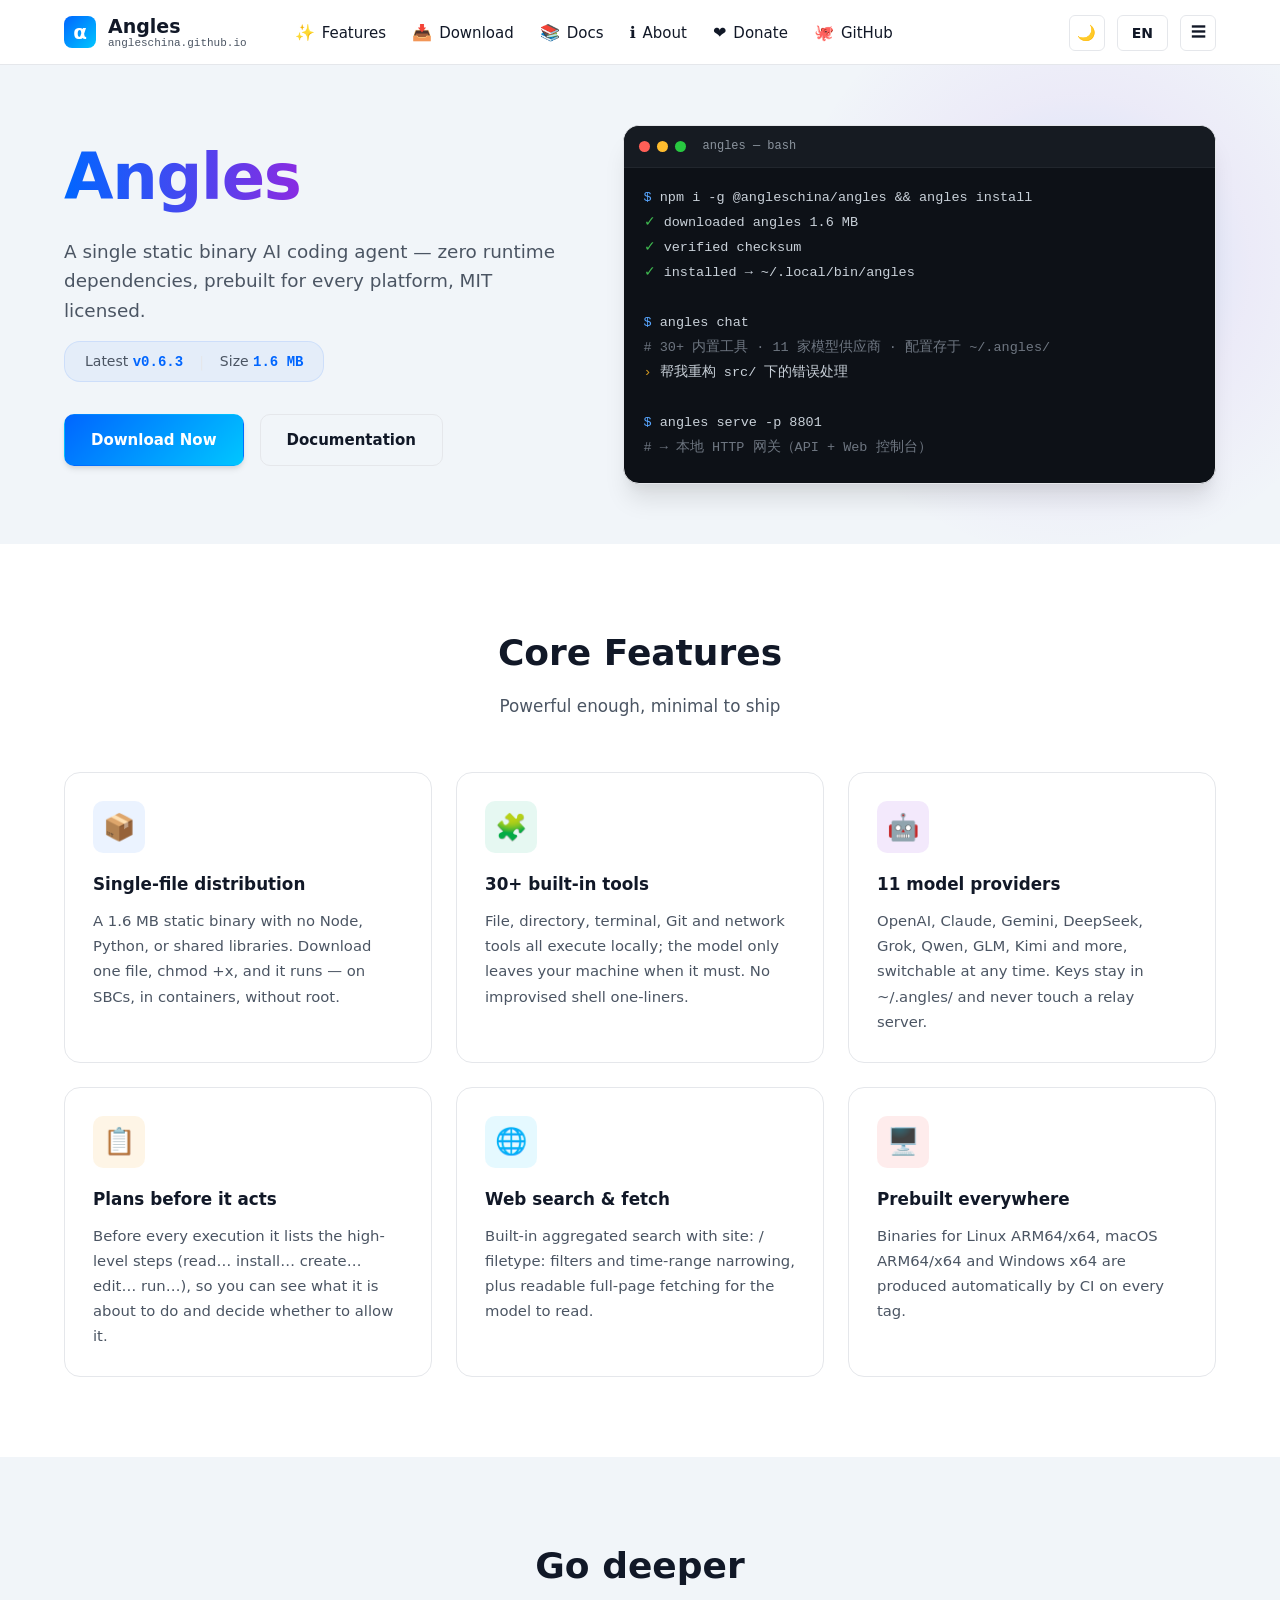
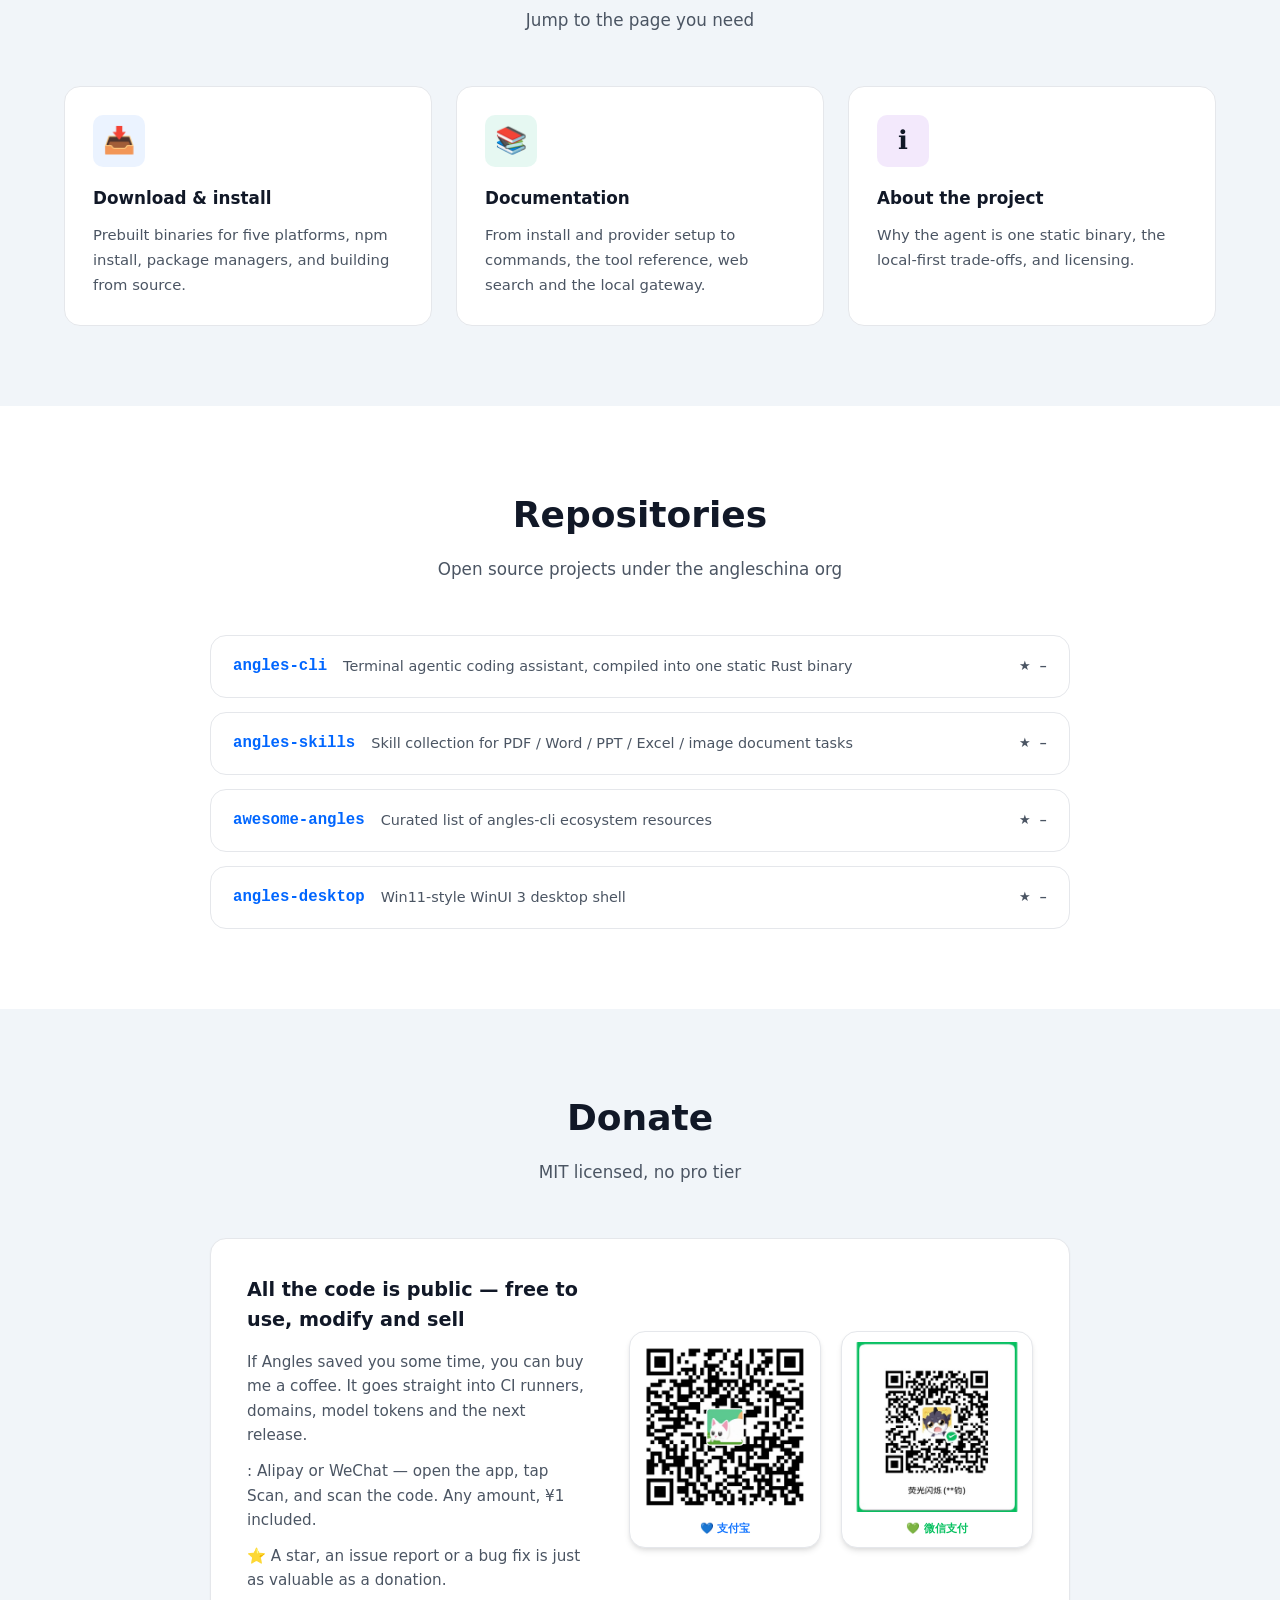
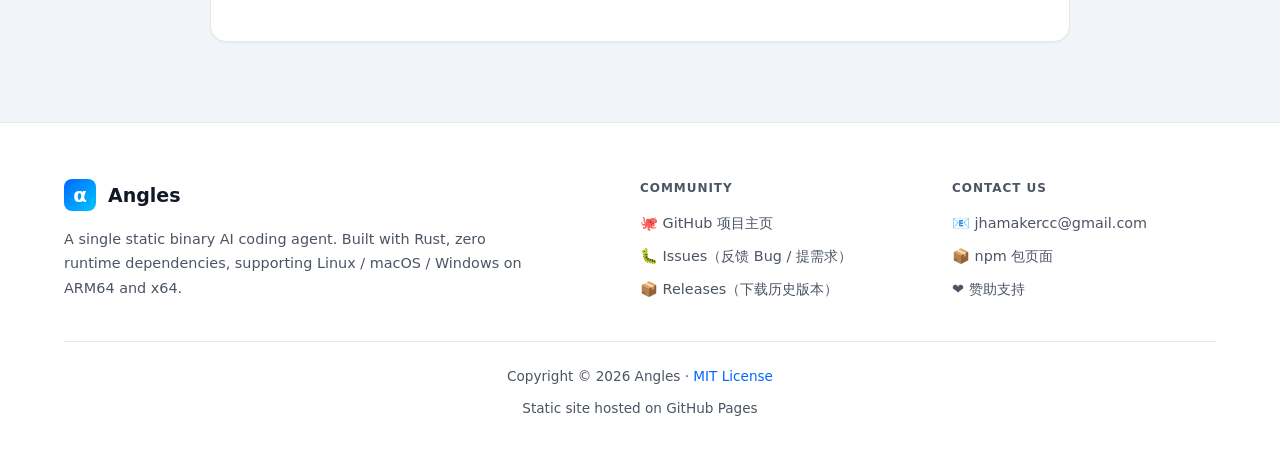
<file: index.html>
<!doctype html>
<html lang="zh-CN" data-theme="light">
<head>
<meta charset="utf-8">
<meta name="viewport" content="width=device-width, initial-scale=1">
<title>Angles — 一个 1.6MB 的 AI 编码 Agent | MIT 开源</title>
<meta name="description" content="Angles Code CLI — 单文件静态二进制，零运行时依赖，Linux / macOS / Windows / ARM64 全平台，MIT 开源。">
<link rel="canonical" href="https://angleschina.github.io/">

<meta property="og:type" content="website">
<meta property="og:site_name" content="Angles">
<meta property="og:locale" content="zh_CN">
<meta property="og:locale:alternate" content="en_US">
<meta property="og:url" content="https://angleschina.github.io/">
<meta property="og:title" content="Angles — 一个 1.6MB 的 AI 编码 Agent">
<meta property="og:description" content="MIT 开源。单文件静态二进制，零运行时依赖，Linux / macOS / Windows / ARM64 全平台。">
<meta property="og:image" content="https://angleschina.github.io/assets/og-cover.png">
<meta property="og:image:width" content="1200">
<meta property="og:image:height" content="630">
<meta property="og:image:alt" content="Angles — MIT-licensed AI coding agent">

<meta name="twitter:card" content="summary_large_image">
<meta name="twitter:title" content="Angles — 一个 1.6MB 的 AI 编码 Agent">
<meta name="twitter:description" content="MIT 开源。单文件静态二进制，零运行时依赖，全平台。">
<meta name="twitter:image" content="https://angleschina.github.io/assets/og-cover.png">

<meta name="theme-color" content="#0066FF">
<link rel="icon" href="data:image/svg+xml,%3Csvg xmlns='http://www.w3.org/2000/svg' viewBox='0 0 32 32'%3E%3Crect width='32' height='32' rx='7' fill='%230066FF'/%3E%3Ctext x='16' y='24' font-size='22' text-anchor='middle' fill='%23fff' font-family='monospace'%3E%CE%B1%3C/text%3E%3C/svg%3E">
<link rel="stylesheet" href="style.css">
<link rel="stylesheet" href="pages.css">
</head>
<body>

<!-- 顶栏 -->
<header class="header">
  <div class="container header-inner">
    <a class="logo" href="/">
      <span class="logo-mark">α</span>
      <span class="logo-text">
        <span class="site-title">Angles</span>
        <span class="site-url">angleschina.github.io</span>
      </span>
    </a>

    <nav class="nav">
      <a class="nav-link" href="#features"><span class="nav-icon">✨</span><span data-i18n="nav.features">功能</span></a>
      <a class="nav-link" href="download.html"><span class="nav-icon">📥</span><span data-i18n="nav.download">下载</span></a>
      <a class="nav-link" href="docs.html"><span class="nav-icon">📚</span><span data-i18n="nav.docs">文档</span></a>
      <a class="nav-link" href="about.html"><span class="nav-icon">ℹ️</span><span data-i18n="nav.about">关于</span></a>
      <a class="nav-link" href="#donate"><span class="nav-icon">❤️</span><span data-i18n="nav.donate">赞助</span></a>
      <a class="nav-link" href="https://github.com/angleschina"><span class="nav-icon">🐙</span><span>GitHub</span></a>
    </nav>

    <div class="header-actions">
      <button class="icon-btn" id="theme-toggle" aria-label="切换主题">🌙</button>
      <button class="lang-btn" id="lang-btn" aria-label="切换语言">中文</button>
      <button class="icon-btn menu-btn" id="menu-btn" aria-label="菜单" aria-expanded="false">☰</button>
    </div>
  </div>
</header>

<!-- 移动端菜单 -->
<nav class="mobile-menu" id="mobile-menu">
  <a href="#features"><span class="nav-icon">✨</span><span data-i18n="nav.features">功能</span></a>
  <a href="download.html"><span class="nav-icon">📥</span><span data-i18n="nav.download">下载</span></a>
  <a href="docs.html"><span class="nav-icon">📚</span><span data-i18n="nav.docs">文档</span></a>
  <a href="about.html"><span class="nav-icon">ℹ️</span><span data-i18n="nav.about">关于</span></a>
  <a href="#donate"><span class="nav-icon">❤️</span><span data-i18n="nav.donate">赞助</span></a>
  <a href="https://github.com/angleschina"><span class="nav-icon">🐙</span><span>GitHub</span></a>
</nav>

<main>

  <!-- Hero -->
  <section class="hero">
    <div class="hero-glow"></div>
    <div class="container hero-content">
      <div class="hero-text">
        <h1><span class="gradient-text">Angles</span></h1>
        <p class="hero-subtitle" data-i18n="hero.subtitle">单文件静态二进制的 AI 编码 Agent —— 零运行时依赖，多平台预编译，MIT 开源。</p>
        <div class="hero-version">
          <span class="version-item"><span class="label" data-i18n="hero.version">最新版本</span> <span class="version" id="ver">v0.6.3</span></span>
          <span class="divider">|</span>
          <span class="date-item"><span class="label" data-i18n="hero.size">体积</span> <span class="version">1.6 MB</span></span>
        </div>
        <div class="hero-buttons">
          <a class="btn btn-primary" href="download.html" data-i18n="hero.cta">立即下载</a>
          <a class="btn btn-outline" href="docs.html" data-i18n="hero.doc">查看文档</a>
        </div>
      </div>

      <div class="hero-image">
        <div class="term">
          <div class="term-bar">
            <span class="term-dot r"></span>
            <span class="term-dot y"></span>
            <span class="term-dot g"></span>
            <span class="term-title">angles — bash</span>
          </div>
          <div class="term-body"><span class="pr">$</span> npm i -g @angleschina/angles &amp;&amp; angles install
<span class="ok">✓</span> downloaded angles 1.6 MB
<span class="ok">✓</span> verified checksum
<span class="ok">✓</span> installed → ~/.local/bin/angles

<span class="pr">$</span> angles chat
<span class="cm"># 30+ 内置工具 · 11 家模型供应商 · 配置存于 ~/.angles/</span>
<span class="out">›</span> 帮我重构 src/ 下的错误处理

<span class="pr">$</span> angles serve -p 8801
<span class="cm"># → 本地 HTTP 网关（API + Web 控制台）</span></div>
        </div>
      </div>
    </div>
  </section>

  <!-- 功能 -->
  <section class="section" id="features">
    <div class="container">
      <div class="section-title">
        <h2 data-i18n="features.title">核心特性</h2>
        <p data-i18n="features.sub">够用的能力，极简的分发</p>
      </div>

      <div class="features-grid">
        <div class="feature-card">
          <div class="feature-icon">📦</div>
          <h3 data-i18n="f1.title">单文件分发</h3>
          <p data-i18n="f1.desc">1.6 MB 静态二进制，不含 Node / Python / 动态库。下载一个文件、chmod +x 就能跑，SBC、容器、无 root 环境都行。</p>
        </div>
        <div class="feature-card">
          <div class="feature-icon green">🧩</div>
          <h3 data-i18n="f2.title">30+ 内置工具</h3>
          <p data-i18n="f2.desc">文件、目录、终端、Git、网络六大类工具全在本机执行，模型只在需要时才出境。不做一次性 shell 拼接。</p>
        </div>
        <div class="feature-card">
          <div class="feature-icon purple">🤖</div>
          <h3 data-i18n="f3.title">11 家模型供应商</h3>
          <p data-i18n="f3.desc">OpenAI、Claude、Gemini、DeepSeek、Grok、Qwen、GLM、Kimi……随时切换。密钥只留在 ~/.angles/，不过任何中转服务器。</p>
        </div>
        <div class="feature-card">
          <div class="feature-icon orange">📋</div>
          <h3 data-i18n="f4.title">先出计划再动手</h3>
          <p data-i18n="f4.desc">每次执行前列出高层操作步骤（读取…安装…创建…编辑…运行…），你能提前看到它准备做什么，再决定放不放行。</p>
        </div>
        <div class="feature-card">
          <div class="feature-icon cyan">🌐</div>
          <h3 data-i18n="f5.title">联网搜索与抓取</h3>
          <p data-i18n="f5.desc">内置聚合搜索接口，支持 site: / filetype: 限定与时间范围过滤；可抓取任意页面正文，交给模型阅读。</p>
        </div>
        <div class="feature-card">
          <div class="feature-icon red">🖥️</div>
          <h3 data-i18n="f6.title">多平台预编译</h3>
          <p data-i18n="f6.desc">Linux ARM64/x64、macOS ARM64/x64、Windows x64 五个平台的二进制由 CI 在每次打 tag 时自动产出。</p>
        </div>
      </div>
    </div>
  </section>

  <!-- 深入 -->
  <section class="section alt" id="explore">
    <div class="container">
      <div class="section-title">
        <h2 data-i18n="explore.title">深入了解</h2>
        <p data-i18n="explore.sub">按需前往对应页面</p>
      </div>

      <div class="features-grid">
        <a class="feature-card" href="download.html" style="display:block">
          <div class="feature-icon">📥</div>
          <h3 data-i18n="explore.dl.title">下载安装</h3>
          <p data-i18n="explore.dl.desc">五个平台的预编译二进制、npm 安装方式、包管理器与从源码构建的完整指引。</p>
        </a>
        <a class="feature-card" href="docs.html" style="display:block">
          <div class="feature-icon green">📚</div>
          <h3 data-i18n="explore.doc.title">使用文档</h3>
          <p data-i18n="explore.doc.desc">从安装、配置模型到常用命令、内置工具清单，以及联网搜索和本地网关的用法。</p>
        </a>
        <a class="feature-card" href="about.html" style="display:block">
          <div class="feature-icon purple">ℹ️</div>
          <h3 data-i18n="explore.about.title">关于项目</h3>
          <p data-i18n="explore.about.desc">为什么把 agent 做成单个静态二进制，本地优先的设计取舍，以及许可证说明。</p>
        </a>
      </div>
    </div>
  </section>

  <!-- 仓库 -->
  <section class="section" id="projects">
    <div class="container">
      <div class="section-title">
        <h2 data-i18n="proj.title">仓库</h2>
        <p data-i18n="proj.sub">angleschina 组织下的开源项目</p>
      </div>

      <div class="repo-list">
        <a class="repo" href="https://github.com/angleschina/angles-cli">
          <span class="repo-name">angles-cli</span>
          <span class="repo-desc" data-i18n="r1.desc">终端 agentic 编码助手，编译成单个静态 Rust 二进制</span>
          <span class="repo-star">★ <b data-repo="angles-cli">–</b></span>
        </a>
        <a class="repo" href="https://github.com/angleschina/angles-skills">
          <span class="repo-name">angles-skills</span>
          <span class="repo-desc" data-i18n="r2.desc">PDF / Word / PPT / Excel / 图片等常用文档能力的 Skill 集合</span>
          <span class="repo-star">★ <b data-repo="angles-skills">–</b></span>
        </a>
        <a class="repo" href="https://github.com/angleschina/awesome-angles">
          <span class="repo-name">awesome-angles</span>
          <span class="repo-desc" data-i18n="r3.desc">angles-cli 生态资源精选清单</span>
          <span class="repo-star">★ <b data-repo="awesome-angles">–</b></span>
        </a>
        <a class="repo" href="https://github.com/angleschina/angles-desktop">
          <span class="repo-name">angles-desktop</span>
          <span class="repo-desc" data-i18n="r4.desc">Win11 风格的 WinUI 3 桌面外壳</span>
          <span class="repo-star">★ <b data-repo="angles-desktop">–</b></span>
        </a>
      </div>
    </div>
  </section>

  <!-- 赞助 -->
  <section class="section alt" id="donate">
    <div class="container">
      <div class="section-title">
        <h2 data-i18n="donate.title">赞助</h2>
        <p data-i18n="donate.sub">MIT 开源，没有 Pro 墙</p>
      </div>

      <div class="donate-card">
        <div>
          <h3 data-i18n="donate.h3">所有代码都公开，免费使用、修改、商用</h3>
          <p data-i18n="donate.p1">如果 Angles 帮你省下了时间，欢迎请我喝杯咖啡 —— 这些钱会变成 CI 构建机、域名、模型 token，和下一个版本的开发时间。</p>
          <p><span data-i18n="donate.p2">：支付宝或微信，打开 App → 扫一扫 → 扫码。任意金额，¥1 也是心意。</span></p>
          <p data-i18n="donate.p3">⭐ 点个 Star、提一个 Issue、修一个 bug，和捐款一样有价值。</p>
        </div>
        <div class="donate-codes">
          <figure class="qr">
            <img src="assets/alipay-qr.png" alt="支付宝赞赏码" width="170" height="170">
            <figcaption class="pay-badge alipay">💙 支付宝</figcaption>
          </figure>
          <figure class="qr">
            <img src="assets/wechat-qr.png" alt="微信赞赏码" width="170" height="170">
            <figcaption class="pay-badge wechat">💚 微信支付</figcaption>
          </figure>
        </div>
      </div>
    </div>
  </section>

</main>

<!-- 页脚 -->
<footer class="footer">
  <div class="container">
    <div class="footer-grid">
      <div class="footer-brand">
        <a href="/">
          <span class="logo-mark">α</span>
          <span class="site-title">Angles</span>
        </a>
        <p class="footer-description" data-i18n="footer.desc">单文件静态二进制的 AI 编码 Agent。用 Rust 编译，零运行时依赖，支持 Linux / macOS / Windows 与 ARM64 / x64。</p>
      </div>

      <div class="footer-links">
        <h4 data-i18n="footer.community">社区</h4>
        <ul>
          <li><a href="https://github.com/angleschina/angles-cli">🐙 GitHub 项目主页</a></li>
          <li><a href="https://github.com/angleschina/angles-cli/issues">🐛 Issues（反馈 Bug / 提需求）</a></li>
          <li><a href="https://github.com/angleschina/angles-cli/releases">📦 Releases（下载历史版本）</a></li>
        </ul>
      </div>

      <div class="footer-links">
        <h4 data-i18n="footer.contact">联系我们</h4>
        <ul>
          <li><a href="mailto:jhamakercc@gmail.com">📧 jhamakercc@gmail.com</a></li>
          <li><a href="https://www.npmjs.com/package/@angleschina/angles">📦 npm 包页面</a></li>
          <li><a href="#donate">❤️ 赞助支持</a></li>
        </ul>
      </div>
    </div>

    <div class="footer-bottom">
      <p>Copyright © <span id="year">2026</span> Angles · <a href="https://github.com/angleschina/angles-cli/blob/main/LICENSE">MIT License</a></p>
      <p data-i18n="footer.powered">静态站点托管于 GitHub Pages</p>
    </div>
  </div>
</footer>

<script>
window.ANGLES_I18N = {
  zh: {
    'nav.features': '功能', 'nav.download': '下载', 'nav.docs': '文档', 'nav.donate': '赞助',
    'nav.about': '关于',
    'explore.title': '深入了解', 'explore.sub': '按需前往对应页面',
    'explore.dl.title': '下载安装',
    'explore.dl.desc': '五个平台的预编译二进制、npm 安装方式、包管理器与从源码构建的完整指引。',
    'explore.doc.title': '使用文档',
    'explore.doc.desc': '从安装、配置模型到常用命令、内置工具清单，以及联网搜索和本地网关的用法。',
    'explore.about.title': '关于项目',
    'explore.about.desc': '为什么把 agent 做成单个静态二进制，本地优先的设计取舍，以及许可证说明。',
    'hero.subtitle': '单文件静态二进制的 AI 编码 Agent —— 零运行时依赖，多平台预编译，MIT 开源。',
    'hero.version': '最新版本', 'hero.size': '体积',
    'hero.cta': '立即下载', 'hero.doc': '查看文档',
    'features.title': '核心特性', 'features.sub': '够用的能力，极简的分发',
    'f1.title': '单文件分发',
    'f1.desc': '1.6 MB 静态二进制，不含 Node / Python / 动态库。下载一个文件、chmod +x 就能跑，SBC、容器、无 root 环境都行。',
    'f2.title': '30+ 内置工具',
    'f2.desc': '文件、目录、终端、Git、网络六大类工具全在本机执行，模型只在需要时才出境。不做一次性 shell 拼接。',
    'f3.title': '11 家模型供应商',
    'f3.desc': 'OpenAI、Claude、Gemini、DeepSeek、Grok、Qwen、GLM、Kimi……随时切换。密钥只留在 ~/.angles/，不过任何中转服务器。',
    'f4.title': '先出计划再动手',
    'f4.desc': '每次执行前列出高层操作步骤（读取…安装…创建…编辑…运行…），你能提前看到它准备做什么，再决定放不放行。',
    'f5.title': '联网搜索与抓取',
    'f5.desc': '内置聚合搜索接口，支持 site: / filetype: 限定与时间范围过滤；可抓取任意页面正文，交给模型阅读。',
    'f6.title': '多平台预编译',
    'f6.desc': 'Linux ARM64/x64、macOS ARM64/x64、Windows x64 五个平台的二进制由 CI 在每次打 tag 时自动产出。',
    'install.title': '快速开始', 'install.sub': '几分钟就能跑起来',
    's1.title': '安装', 's1.desc': '通过 npm 安装，或直接从 Releases 下载对应平台的压缩包。',
    's2.title': '配置模型', 's2.desc': '写入 API 密钥与模型名，配置保存在本地',
    's3.title': '开始编码', 's3.desc': '交互式对话，或非交互式执行单条指令后退出。',
    'proj.title': '仓库', 'proj.sub': 'angleschina 组织下的开源项目',
    'r1.desc': '终端 agentic 编码助手，编译成单个静态 Rust 二进制',
    'r2.desc': 'PDF / Word / PPT / Excel / 图片等常用文档能力的 Skill 集合',
    'r3.desc': 'angles-cli 生态资源精选清单',
    'r4.desc': 'Win11 风格的 WinUI 3 桌面外壳',
    'donate.title': '赞助', 'donate.sub': 'MIT 开源，没有 Pro 墙',
    'donate.h3': '所有代码都公开，免费使用、修改、商用',
    'donate.p1': '如果 Angles 帮你省下了时间，欢迎请我喝杯咖啡 —— 这些钱会变成 CI 构建机、域名、模型 token，和下一个版本的开发时间。',
    'donate.p2': '：支付宝或微信，打开 App → 扫一扫 → 扫码。任意金额，¥1 也是心意。',
    'donate.p3': '⭐ 点个 Star、提一个 Issue、修一个 bug，和捐款一样有价值。',
    'donate.qr': '打开支付宝扫一扫',
    'footer.desc': '单文件静态二进制的 AI 编码 Agent。用 Rust 编译，零运行时依赖，支持 Linux / macOS / Windows 与 ARM64 / x64。',
    'footer.community': '社区', 'footer.contact': '联系我们', 'footer.powered': '静态站点托管于 GitHub Pages'
  },
  en: {
    'nav.features': 'Features', 'nav.download': 'Download', 'nav.docs': 'Docs', 'nav.donate': 'Donate',
    'nav.about': 'About',
    'explore.title': 'Go deeper', 'explore.sub': 'Jump to the page you need',
    'explore.dl.title': 'Download & install',
    'explore.dl.desc': 'Prebuilt binaries for five platforms, npm install, package managers, and building from source.',
    'explore.doc.title': 'Documentation',
    'explore.doc.desc': 'From install and provider setup to commands, the tool reference, web search and the local gateway.',
    'explore.about.title': 'About the project',
    'explore.about.desc': 'Why the agent is one static binary, the local-first trade-offs, and licensing.',
    'hero.subtitle': 'A single static binary AI coding agent — zero runtime dependencies, prebuilt for every platform, MIT licensed.',
    'hero.version': 'Latest', 'hero.size': 'Size',
    'hero.cta': 'Download Now', 'hero.doc': 'Documentation',
    'features.title': 'Core Features', 'features.sub': 'Powerful enough, minimal to ship',
    'f1.title': 'Single-file distribution',
    'f1.desc': 'A 1.6 MB static binary with no Node, Python, or shared libraries. Download one file, chmod +x, and it runs — on SBCs, in containers, without root.',
    'f2.title': '30+ built-in tools',
    'f2.desc': 'File, directory, terminal, Git and network tools all execute locally; the model only leaves your machine when it must. No improvised shell one-liners.',
    'f3.title': '11 model providers',
    'f3.desc': 'OpenAI, Claude, Gemini, DeepSeek, Grok, Qwen, GLM, Kimi and more, switchable at any time. Keys stay in ~/.angles/ and never touch a relay server.',
    'f4.title': 'Plans before it acts',
    'f4.desc': 'Before every execution it lists the high-level steps (read… install… create… edit… run…), so you can see what it is about to do and decide whether to allow it.',
    'f5.title': 'Web search & fetch',
    'f5.desc': 'Built-in aggregated search with site: / filetype: filters and time-range narrowing, plus readable full-page fetching for the model to read.',
    'f6.title': 'Prebuilt everywhere',
    'f6.desc': 'Binaries for Linux ARM64/x64, macOS ARM64/x64 and Windows x64 are produced automatically by CI on every tag.',
    'install.title': 'Quick Installation', 'install.sub': 'Get started in minutes',
    's1.title': 'Install', 's1.desc': 'Install via npm, or grab the archive for your platform from Releases.',
    's2.title': 'Configure a model', 's2.desc': 'Set your API key and model name; config lives locally in',
    's3.title': 'Start coding', 's3.desc': 'Chat interactively, or run a single instruction non-interactively and exit.',
    'proj.title': 'Repositories', 'proj.sub': 'Open source projects under the angleschina org',
    'r1.desc': 'Terminal agentic coding assistant, compiled into one static Rust binary',
    'r2.desc': 'Skill collection for PDF / Word / PPT / Excel / image document tasks',
    'r3.desc': 'Curated list of angles-cli ecosystem resources',
    'r4.desc': 'Win11-style WinUI 3 desktop shell',
    'donate.title': 'Donate', 'donate.sub': 'MIT licensed, no pro tier',
    'donate.h3': 'All the code is public — free to use, modify and sell',
    'donate.p1': 'If Angles saved you some time, you can buy me a coffee. It goes straight into CI runners, domains, model tokens and the next release.',
    'donate.p2': ': Alipay or WeChat — open the app, tap Scan, and scan the code. Any amount, ¥1 included.',
    'donate.p3': '⭐ A star, an issue report or a bug fix is just as valuable as a donation.',
    'donate.qr': 'Scan with Alipay',
    'footer.desc': 'A single static binary AI coding agent. Built with Rust, zero runtime dependencies, supporting Linux / macOS / Windows on ARM64 and x64.',
    'footer.community': 'COMMUNITY', 'footer.contact': 'CONTACT US', 'footer.powered': 'Static site hosted on GitHub Pages'
  }
};
</script>
<script src="app.js"></script>
</body>
</html>
</file>
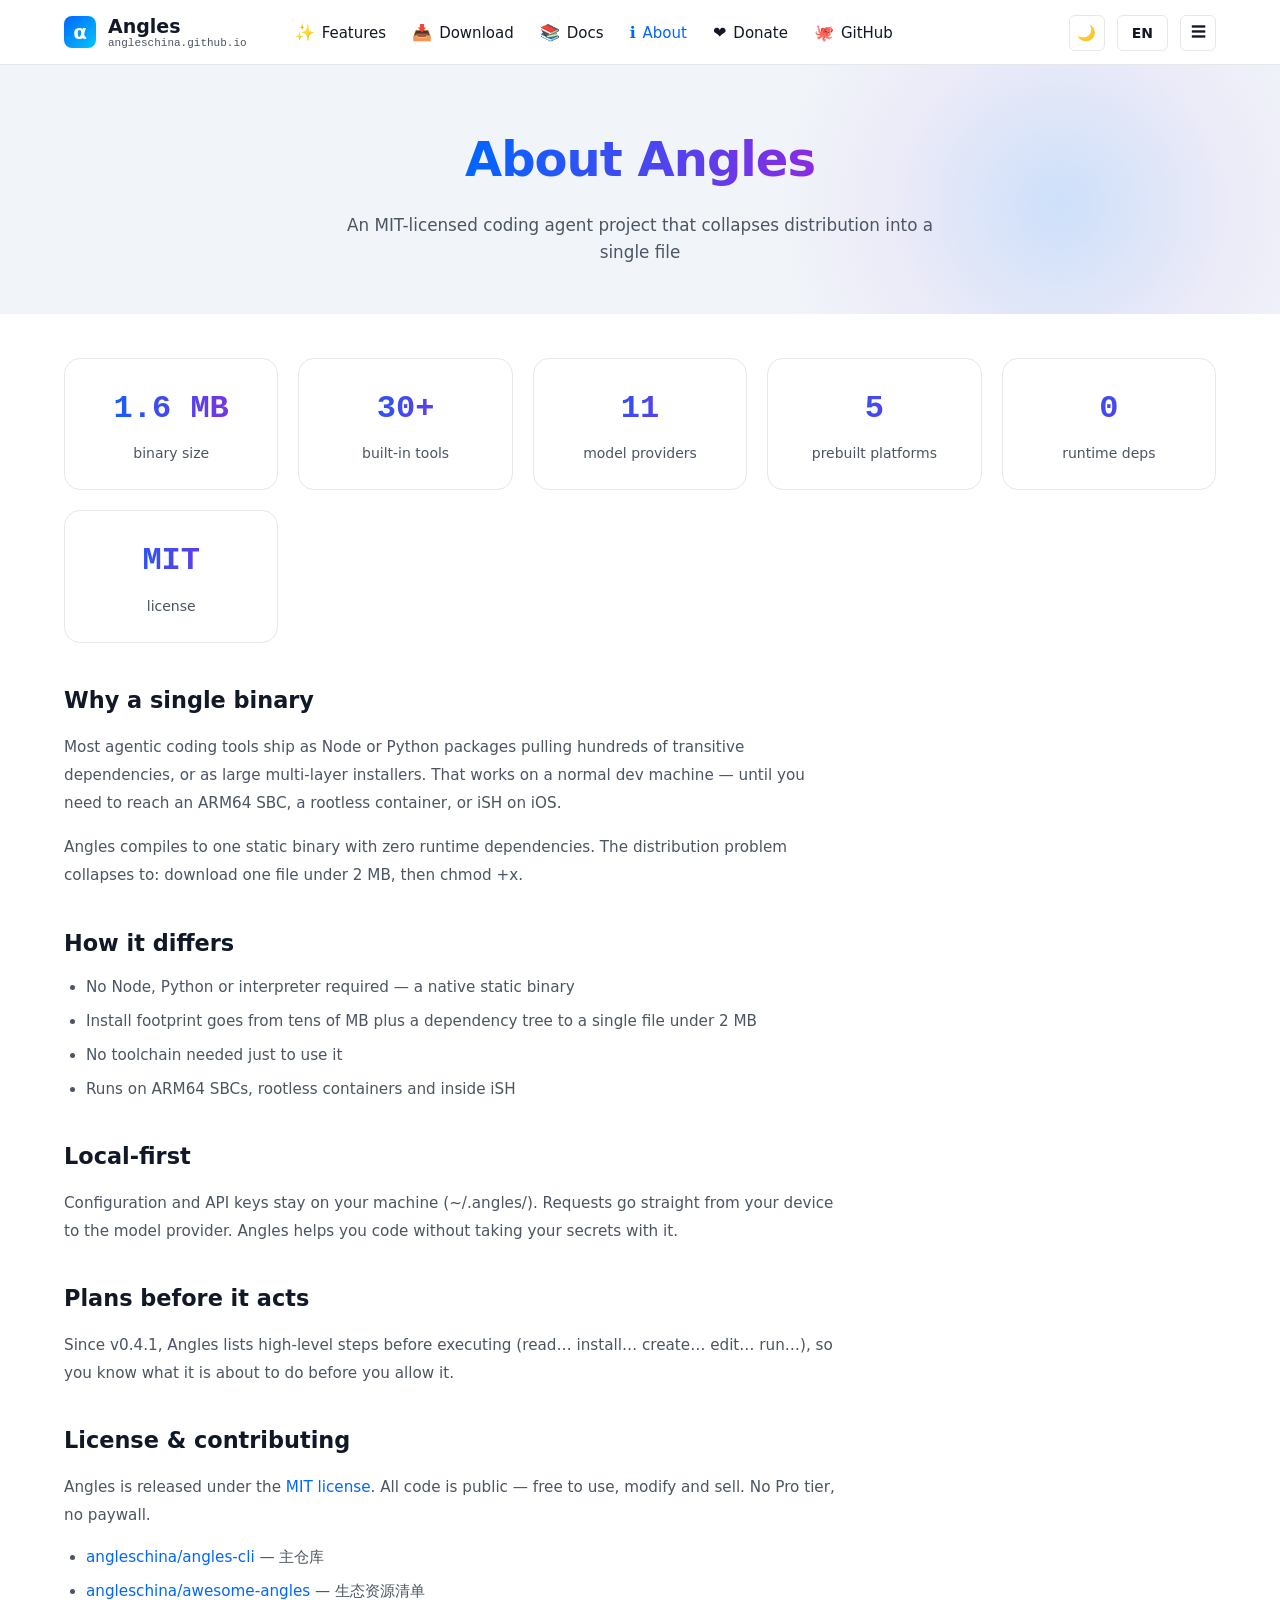
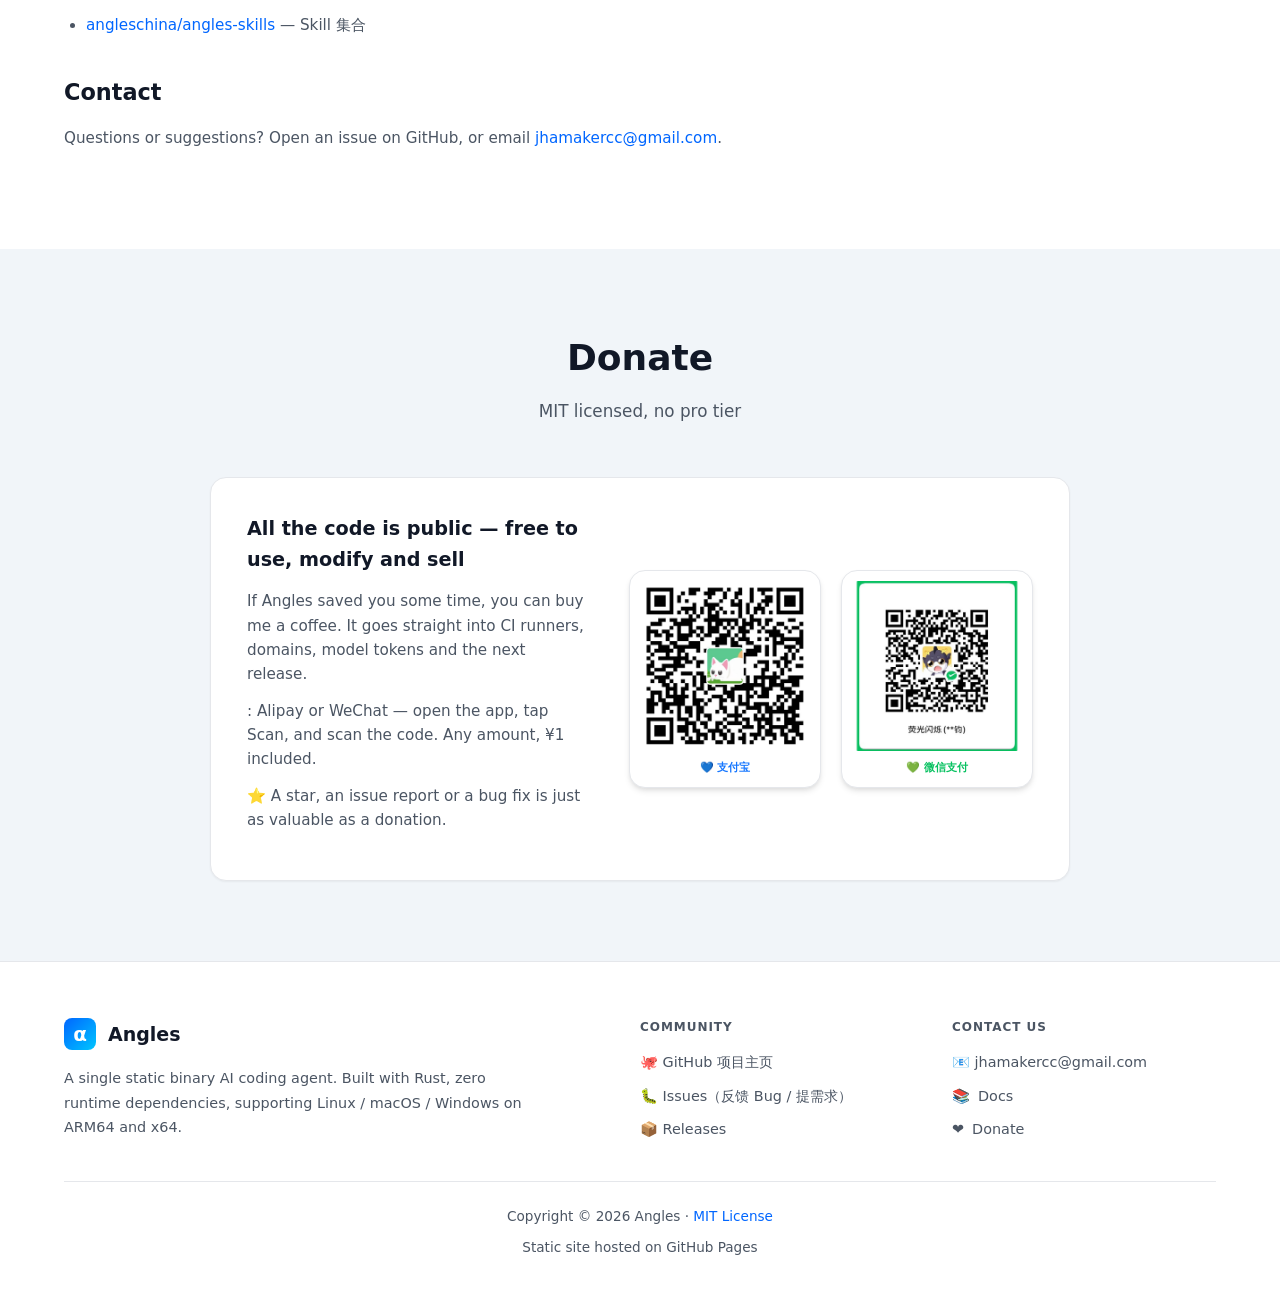
<file: about.html>
<!doctype html>
<html lang="zh-CN" data-theme="light">
<head>
<meta charset="utf-8">
<meta name="viewport" content="width=device-width, initial-scale=1">
<title>关于 — Angles</title>
<meta name="description" content="关于 Angles：一个 MIT 开源的 AI 编码 Agent 项目，为什么做成单文件二进制。">
<link rel="canonical" href="https://angleschina.github.io/about.html">
<meta property="og:type" content="website">
<meta property="og:title" content="关于 — Angles">
<meta property="og:description" content="一个 MIT 开源的 AI 编码 Agent 项目。">
<meta property="og:image" content="https://angleschina.github.io/assets/og-cover.png">
<meta name="theme-color" content="#0066FF">
<link rel="icon" href="data:image/svg+xml,%3Csvg xmlns='http://www.w3.org/2000/svg' viewBox='0 0 32 32'%3E%3Crect width='32' height='32' rx='7' fill='%230066FF'/%3E%3Ctext x='16' y='24' font-size='22' text-anchor='middle' fill='%23fff' font-family='monospace'%3E%CE%B1%3C/text%3E%3C/svg%3E">
<link rel="stylesheet" href="style.css">
<link rel="stylesheet" href="pages.css">
</head>
<body>

<header class="header">
  <div class="container header-inner">
    <a class="logo" href="index.html">
      <span class="logo-mark">α</span>
      <span class="logo-text">
        <span class="site-title">Angles</span>
        <span class="site-url">angleschina.github.io</span>
      </span>
    </a>
    <nav class="nav">
      <a class="nav-link" href="index.html#features"><span class="nav-icon">✨</span><span data-i18n="nav.features">功能</span></a>
      <a class="nav-link" href="download.html"><span class="nav-icon">📥</span><span data-i18n="nav.download">下载</span></a>
      <a class="nav-link" href="docs.html"><span class="nav-icon">📚</span><span data-i18n="nav.docs">文档</span></a>
      <a class="nav-link" href="about.html" style="color:var(--color-primary)"><span class="nav-icon">ℹ️</span><span data-i18n="nav.about">关于</span></a>
      <a class="nav-link" href="index.html#donate"><span class="nav-icon">❤️</span><span data-i18n="nav.donate">赞助</span></a>
      <a class="nav-link" href="https://github.com/angleschina"><span class="nav-icon">🐙</span><span>GitHub</span></a>
    </nav>
    <div class="header-actions">
      <button class="icon-btn" id="theme-toggle" aria-label="切换主题">🌙</button>
      <button class="lang-btn" id="lang-btn" aria-label="切换语言">中文</button>
      <button class="icon-btn menu-btn" id="menu-btn" aria-label="菜单" aria-expanded="false">☰</button>
    </div>
  </div>
</header>

<nav class="mobile-menu" id="mobile-menu">
  <a href="index.html#features"><span class="nav-icon">✨</span><span data-i18n="nav.features">功能</span></a>
  <a href="download.html"><span class="nav-icon">📥</span><span data-i18n="nav.download">下载</span></a>
  <a href="docs.html"><span class="nav-icon">📚</span><span data-i18n="nav.docs">文档</span></a>
  <a href="about.html"><span class="nav-icon">ℹ️</span><span data-i18n="nav.about">关于</span></a>
  <a href="index.html#donate"><span class="nav-icon">❤️</span><span data-i18n="nav.donate">赞助</span></a>
  <a href="https://github.com/angleschina"><span class="nav-icon">🐙</span><span>GitHub</span></a>
</nav>

<main>

  <section class="page-hero">
    <div class="hero-glow"></div>
    <div class="container page-hero-inner">
      <h1><span class="gradient-text" data-i18n="ab.h1">关于 Angles</span></h1>
      <p data-i18n="ab.sub">一个 MIT 开源的编码 Agent 项目，把分发问题压缩成一个文件</p>
    </div>
  </section>

  <section class="section" style="padding-top:44px">
    <div class="container">

      <!-- 数据 -->
      <div class="stat-grid">
        <div class="stat">
          <span class="num">1.6 MB</span>
          <span class="lbl" data-i18n="ab.stat1">单文件体积</span>
        </div>
        <div class="stat">
          <span class="num">30+</span>
          <span class="lbl" data-i18n="ab.stat2">内置工具</span>
        </div>
        <div class="stat">
          <span class="num">11</span>
          <span class="lbl" data-i18n="ab.stat3">模型供应商</span>
        </div>
        <div class="stat">
          <span class="num">5</span>
          <span class="lbl" data-i18n="ab.stat4">预编译平台</span>
        </div>
        <div class="stat">
          <span class="num">0</span>
          <span class="lbl" data-i18n="ab.stat5">运行时依赖</span>
        </div>
        <div class="stat">
          <span class="num">MIT</span>
          <span class="lbl" data-i18n="ab.stat6">开源许可证</span>
        </div>
      </div>

      <div class="prose">
        <h2 data-i18n="ab.why">为什么要做成单个二进制</h2>
        <p data-i18n="ab.why.p1">现在大多数 agentic 编码工具以 Node 或 Python 包的形式分发，会拉进成百上千个传递依赖，或者做成体积庞大的多层安装器。这在普通开发机上没问题——直到你想把它放到一台 ARM64 单板计算机、一个无 root 权限的容器里，或者 iOS 上的 iSH 环境里。</p>
        <p data-i18n="ab.why.p2">Angles 编译成一个静态二进制，零运行时依赖。分发问题就塌缩成一句话："下载一个小于 2MB 的文件，然后 chmod +x"。</p>

        <h2 data-i18n="ab.diff">和其他工具的区别</h2>
        <ul>
          <li data-i18n="ab.diff1">不依赖 Node / Python / 解释器，原生静态二进制直接运行</li>
          <li data-i18n="ab.diff2">安装体积从几十 MB 加一棵依赖树，变成不超过 2 MB 的单个文件</li>
          <li data-i18n="ab.diff3">不需要为了用而先装一整套工具链</li>
          <li data-i18n="ab.diff4">在 ARM64 单板机、无 root 容器、iSH 里都能跑起来</li>
        </ul>

        <h2 data-i18n="ab.local">本地优先</h2>
        <p data-i18n="ab.local.p">配置和 API 密钥都留在你自己的机器上（~/.angles/），请求直接从你的设备发往模型供应商。Angles 帮你写代码，但不会带走你的秘密。</p>

        <h2 data-i18n="ab.plan">先给出计划再动手</h2>
        <p data-i18n="ab.plan.p">从 v0.4.1 起，Angles 在执行前列出高层操作步骤（读取… 安装… 创建… 编辑… 运行…），让你在执行之前就知道它准备做什么，再决定是否放行。</p>

        <h2 data-i18n="ab.license">许可证与贡献</h2>
        <p data-i18n-html="ab.license.p">Angles 以 <a href="https://github.com/angleschina/angles-cli/blob/main/LICENSE">MIT 协议</a>开源，代码全部公开，免费使用、修改、商用，没有 Pro 版本，没有付费墙。</p>
        <ul>
          <li><a href="https://github.com/angleschina/angles-cli">angleschina/angles-cli</a> — 主仓库</li>
          <li><a href="https://github.com/angleschina/awesome-angles">angleschina/awesome-angles</a> — 生态资源清单</li>
          <li><a href="https://github.com/angleschina/angles-skills">angleschina/angles-skills</a> — Skill 集合</li>
        </ul>

        <h2 data-i18n="ab.contact">联系方式</h2>
        <p data-i18n-html="ab.contact.p">有问题或建议，欢迎在 GitHub 上开 issue，或发邮件到 <a href="mailto:jhamakercc@gmail.com">jhamakercc@gmail.com</a>。</p>
      </div>

    </div>
  </section>

  <!-- 赞助 -->
  <section class="section alt" id="donate">
    <div class="container">
      <div class="section-title">
        <h2 data-i18n="donate.title">赞助</h2>
        <p data-i18n="donate.sub">MIT 开源，没有 Pro 墙</p>
      </div>
      <div class="donate-card">
        <div>
          <h3 data-i18n="donate.h3">所有代码都公开，免费使用、修改、商用</h3>
          <p data-i18n="donate.p1">如果 Angles 帮你省下了时间，欢迎请我喝杯咖啡 —— 这些钱会变成 CI 构建机、域名、模型 token，和下一个版本的开发时间。</p>
          <p><span data-i18n="donate.p2">：支付宝或微信，打开 App → 扫一扫 → 扫码。任意金额，¥1 也是心意。</span></p>
          <p data-i18n="donate.p3">⭐ 点个 Star、提一个 Issue、修一个 bug，和捐款一样有价值。</p>
        </div>
        <div class="donate-codes">
          <figure class="qr">
            <img src="assets/alipay-qr.png" alt="支付宝赞赏码" width="170" height="170">
            <figcaption class="pay-badge alipay">💙 支付宝</figcaption>
          </figure>
          <figure class="qr">
            <img src="assets/wechat-qr.png" alt="微信赞赏码" width="170" height="170">
            <figcaption class="pay-badge wechat">💚 微信支付</figcaption>
          </figure>
        </div>
      </div>
    </div>
  </section>

</main>

<footer class="footer">
  <div class="container">
    <div class="footer-grid">
      <div class="footer-brand">
        <a href="index.html">
          <span class="logo-mark">α</span>
          <span class="site-title">Angles</span>
        </a>
        <p class="footer-description" data-i18n="footer.desc">单文件静态二进制的 AI 编码 Agent。用 Rust 编译，零运行时依赖，支持 Linux / macOS / Windows 与 ARM64 / x64。</p>
      </div>
      <div class="footer-links">
        <h4 data-i18n="footer.community">社区</h4>
        <ul>
          <li><a href="https://github.com/angleschina/angles-cli">🐙 GitHub 项目主页</a></li>
          <li><a href="https://github.com/angleschina/angles-cli/issues">🐛 Issues（反馈 Bug / 提需求）</a></li>
          <li><a href="https://github.com/angleschina/angles-cli/releases">📦 Releases</a></li>
        </ul>
      </div>
      <div class="footer-links">
        <h4 data-i18n="footer.contact">联系我们</h4>
        <ul>
          <li><a href="mailto:jhamakercc@gmail.com">📧 jhamakercc@gmail.com</a></li>
          <li><a href="docs.html">📚 <span data-i18n="nav.docs">文档</span></a></li>
          <li><a href="index.html#donate">❤️ <span data-i18n="nav.donate">赞助</span></a></li>
        </ul>
      </div>
    </div>
    <div class="footer-bottom">
      <p>Copyright © <span id="year">2026</span> Angles · <a href="https://github.com/angleschina/angles-cli/blob/main/LICENSE">MIT License</a></p>
      <p data-i18n="footer.powered">静态站点托管于 GitHub Pages</p>
    </div>
  </div>
</footer>

<script>
window.ANGLES_I18N = {
  zh: {
    'nav.features': '功能', 'nav.download': '下载', 'nav.docs': '文档', 'nav.about': '关于', 'nav.donate': '赞助',
    'ab.h1': '关于 Angles',
    'ab.sub': '一个 MIT 开源的编码 Agent 项目，把分发问题压缩成一个文件',
    'ab.stat1': '单文件体积', 'ab.stat2': '内置工具', 'ab.stat3': '模型供应商',
    'ab.stat4': '预编译平台', 'ab.stat5': '运行时依赖', 'ab.stat6': '开源许可证',
    'ab.why': '为什么要做成单个二进制',
    'ab.why.p1': '现在大多数 agentic 编码工具以 Node 或 Python 包的形式分发，会拉进成百上千个传递依赖，或者做成体积庞大的多层安装器。这在普通开发机上没问题——直到你想把它放到一台 ARM64 单板计算机、一个无 root 权限的容器里，或者 iOS 上的 iSH 环境里。',
    'ab.why.p2': 'Angles 编译成一个静态二进制，零运行时依赖。分发问题就塌缩成一句话：下载一个小于 2MB 的文件，然后 chmod +x。',
    'ab.diff': '和其他工具的区别',
    'ab.diff1': '不依赖 Node / Python / 解释器，原生静态二进制直接运行',
    'ab.diff2': '安装体积从几十 MB 加一棵依赖树，变成不超过 2 MB 的单个文件',
    'ab.diff3': '不需要为了用而先装一整套工具链',
    'ab.diff4': '在 ARM64 单板机、无 root 容器、iSH 里都能跑起来',
    'ab.local': '本地优先',
    'ab.local.p': '配置和 API 密钥都留在你自己的机器上（~/.angles/），请求直接从你的设备发往模型供应商。Angles 帮你写代码，但不会带走你的秘密。',
    'ab.plan': '先给出计划再动手',
    'ab.plan.p': '从 v0.4.1 起，Angles 在执行前列出高层操作步骤（读取… 安装… 创建… 编辑… 运行…），让你在执行之前就知道它准备做什么，再决定是否放行。',
    'ab.license': '许可证与贡献',
    'ab.license.p': 'Angles 以 <a href="https://github.com/angleschina/angles-cli/blob/main/LICENSE">MIT 协议</a>开源，代码全部公开，免费使用、修改、商用，没有 Pro 版本，没有付费墙。',
    'ab.contact': '联系方式',
    'ab.contact.p': '有问题或建议，欢迎在 GitHub 上开 issue，或发邮件到 <a href="mailto:jhamakercc@gmail.com">jhamakercc@gmail.com</a>。',
    'donate.title': '赞助', 'donate.sub': 'MIT 开源，没有 Pro 墙',
    'donate.h3': '所有代码都公开，免费使用、修改、商用',
    'donate.p1': '如果 Angles 帮你省下了时间，欢迎请我喝杯咖啡 —— 这些钱会变成 CI 构建机、域名、模型 token，和下一个版本的开发时间。',
    'donate.p2': '：支付宝或微信，打开 App → 扫一扫 → 扫码。任意金额，¥1 也是心意。',
    'donate.p3': '⭐ 点个 Star、提一个 Issue、修一个 bug，和捐款一样有价值。',
    'donate.qr': '打开支付宝扫一扫',
    'footer.desc': '单文件静态二进制的 AI 编码 Agent。用 Rust 编译，零运行时依赖，支持 Linux / macOS / Windows 与 ARM64 / x64。',
    'footer.community': '社区', 'footer.contact': '联系我们', 'footer.powered': '静态站点托管于 GitHub Pages'
  },
  en: {
    'nav.features': 'Features', 'nav.download': 'Download', 'nav.docs': 'Docs', 'nav.about': 'About', 'nav.donate': 'Donate',
    'ab.h1': 'About Angles',
    'ab.sub': 'An MIT-licensed coding agent project that collapses distribution into a single file',
    'ab.stat1': 'binary size', 'ab.stat2': 'built-in tools', 'ab.stat3': 'model providers',
    'ab.stat4': 'prebuilt platforms', 'ab.stat5': 'runtime deps', 'ab.stat6': 'license',
    'ab.why': 'Why a single binary',
    'ab.why.p1': 'Most agentic coding tools ship as Node or Python packages pulling hundreds of transitive dependencies, or as large multi-layer installers. That works on a normal dev machine — until you need to reach an ARM64 SBC, a rootless container, or iSH on iOS.',
    'ab.why.p2': 'Angles compiles to one static binary with zero runtime dependencies. The distribution problem collapses to: download one file under 2 MB, then chmod +x.',
    'ab.diff': 'How it differs',
    'ab.diff1': 'No Node, Python or interpreter required — a native static binary',
    'ab.diff2': 'Install footprint goes from tens of MB plus a dependency tree to a single file under 2 MB',
    'ab.diff3': 'No toolchain needed just to use it',
    'ab.diff4': 'Runs on ARM64 SBCs, rootless containers and inside iSH',
    'ab.local': 'Local-first',
    'ab.local.p': 'Configuration and API keys stay on your machine (~/.angles/). Requests go straight from your device to the model provider. Angles helps you code without taking your secrets with it.',
    'ab.plan': 'Plans before it acts',
    'ab.plan.p': 'Since v0.4.1, Angles lists high-level steps before executing (read… install… create… edit… run…), so you know what it is about to do before you allow it.',
    'ab.license': 'License & contributing',
    'ab.license.p': 'Angles is released under the <a href="https://github.com/angleschina/angles-cli/blob/main/LICENSE">MIT license</a>. All code is public — free to use, modify and sell. No Pro tier, no paywall.',
    'ab.contact': 'Contact',
    'ab.contact.p': 'Questions or suggestions? Open an issue on GitHub, or email <a href="mailto:jhamakercc@gmail.com">jhamakercc@gmail.com</a>.',
    'donate.title': 'Donate', 'donate.sub': 'MIT licensed, no pro tier',
    'donate.h3': 'All the code is public — free to use, modify and sell',
    'donate.p1': 'If Angles saved you some time, you can buy me a coffee. It goes straight into CI runners, domains, model tokens and the next release.',
    'donate.p2': ': Alipay or WeChat — open the app, tap Scan, and scan the code. Any amount, ¥1 included.',
    'donate.p3': '⭐ A star, an issue report or a bug fix is just as valuable as a donation.',
    'donate.qr': 'Scan with Alipay',
    'footer.desc': 'A single static binary AI coding agent. Built with Rust, zero runtime dependencies, supporting Linux / macOS / Windows on ARM64 and x64.',
    'footer.community': 'COMMUNITY', 'footer.contact': 'CONTACT US', 'footer.powered': 'Static site hosted on GitHub Pages'
  }
};
</script>
<script src="app.js"></script>
</body>
</html>
</file>
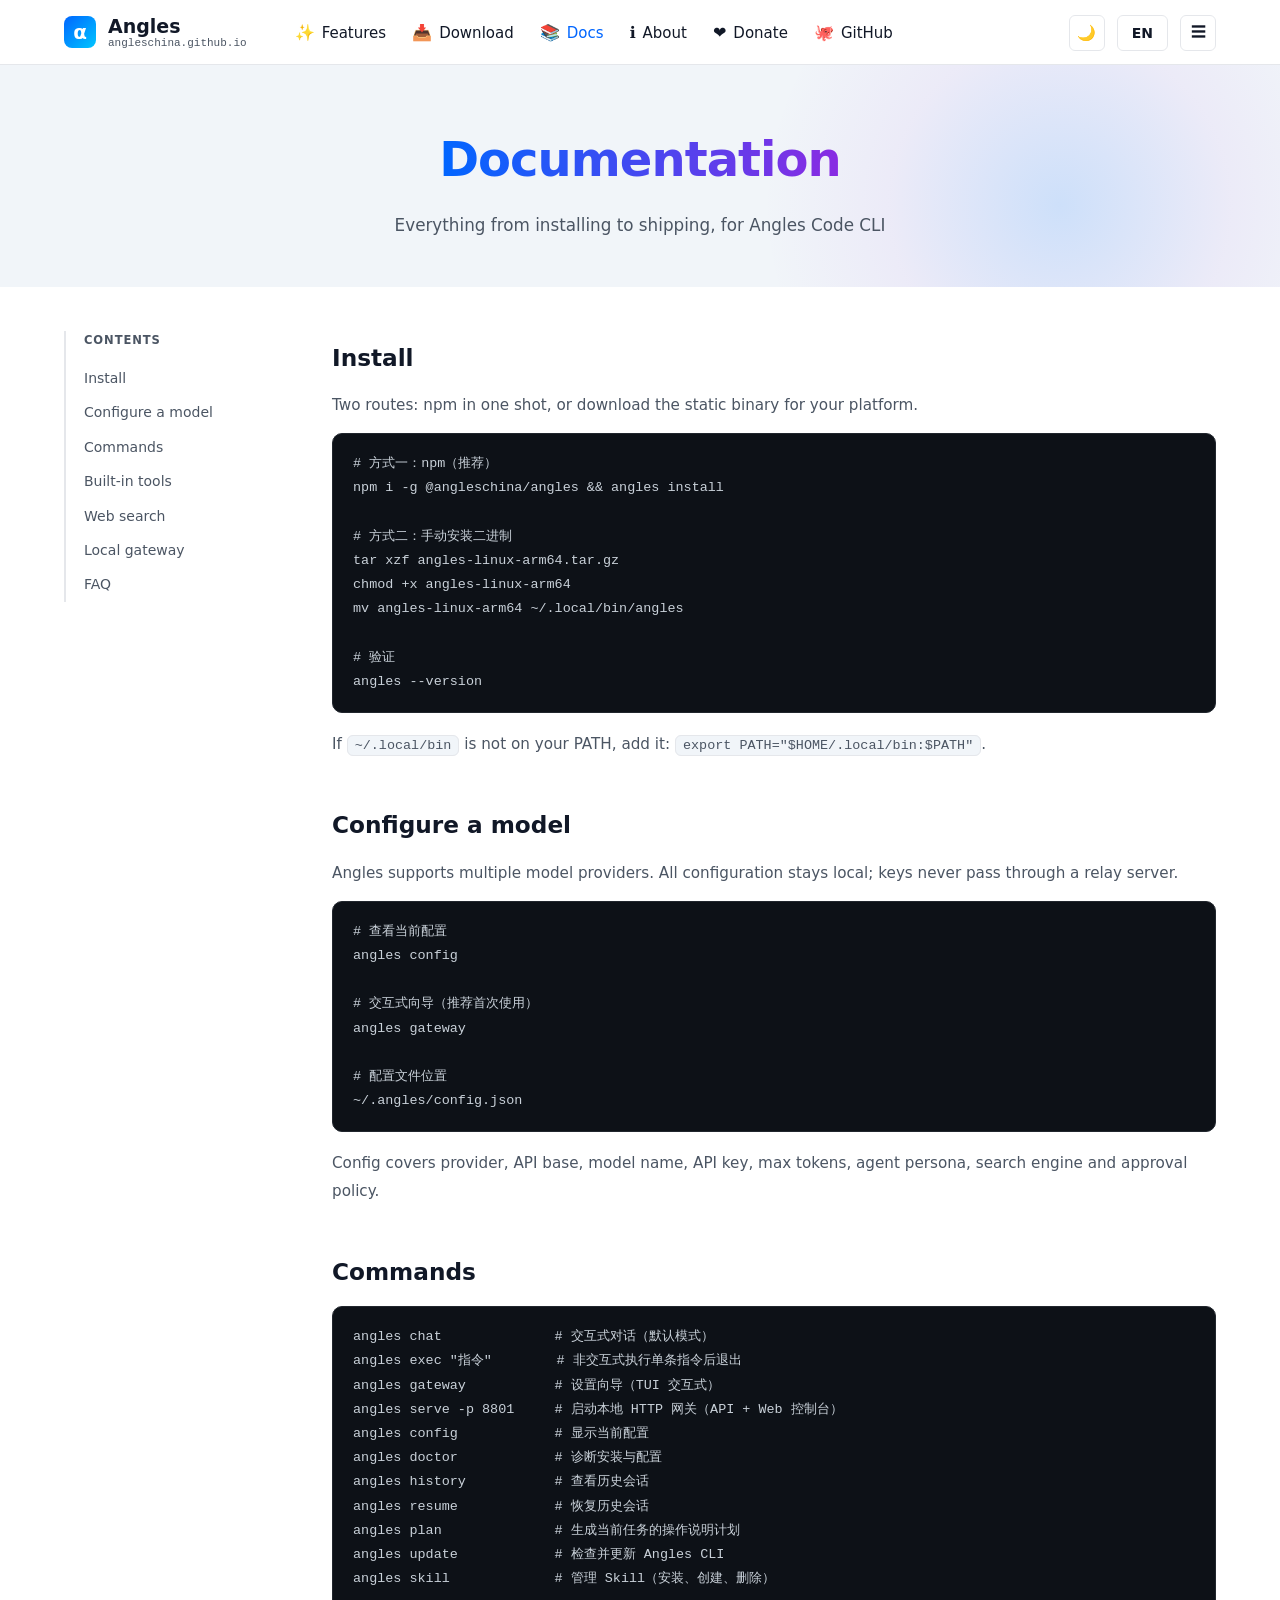
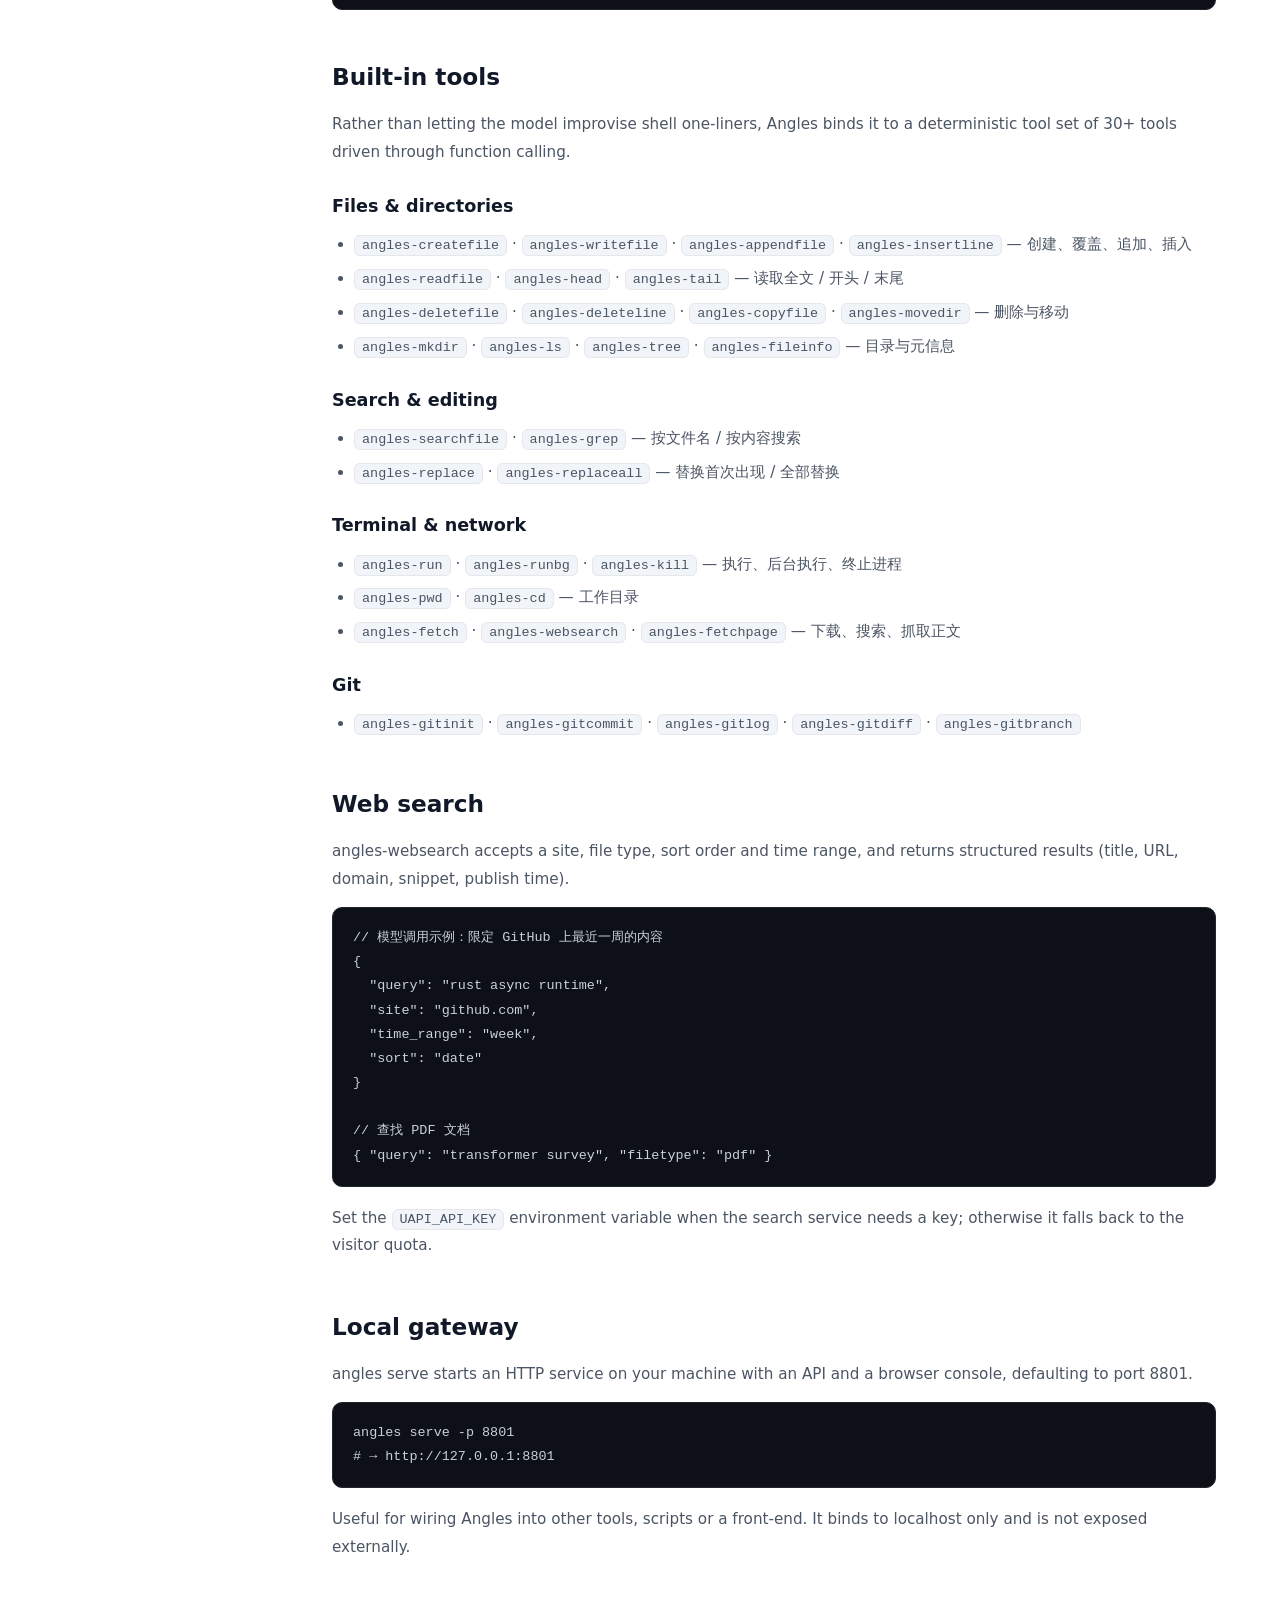
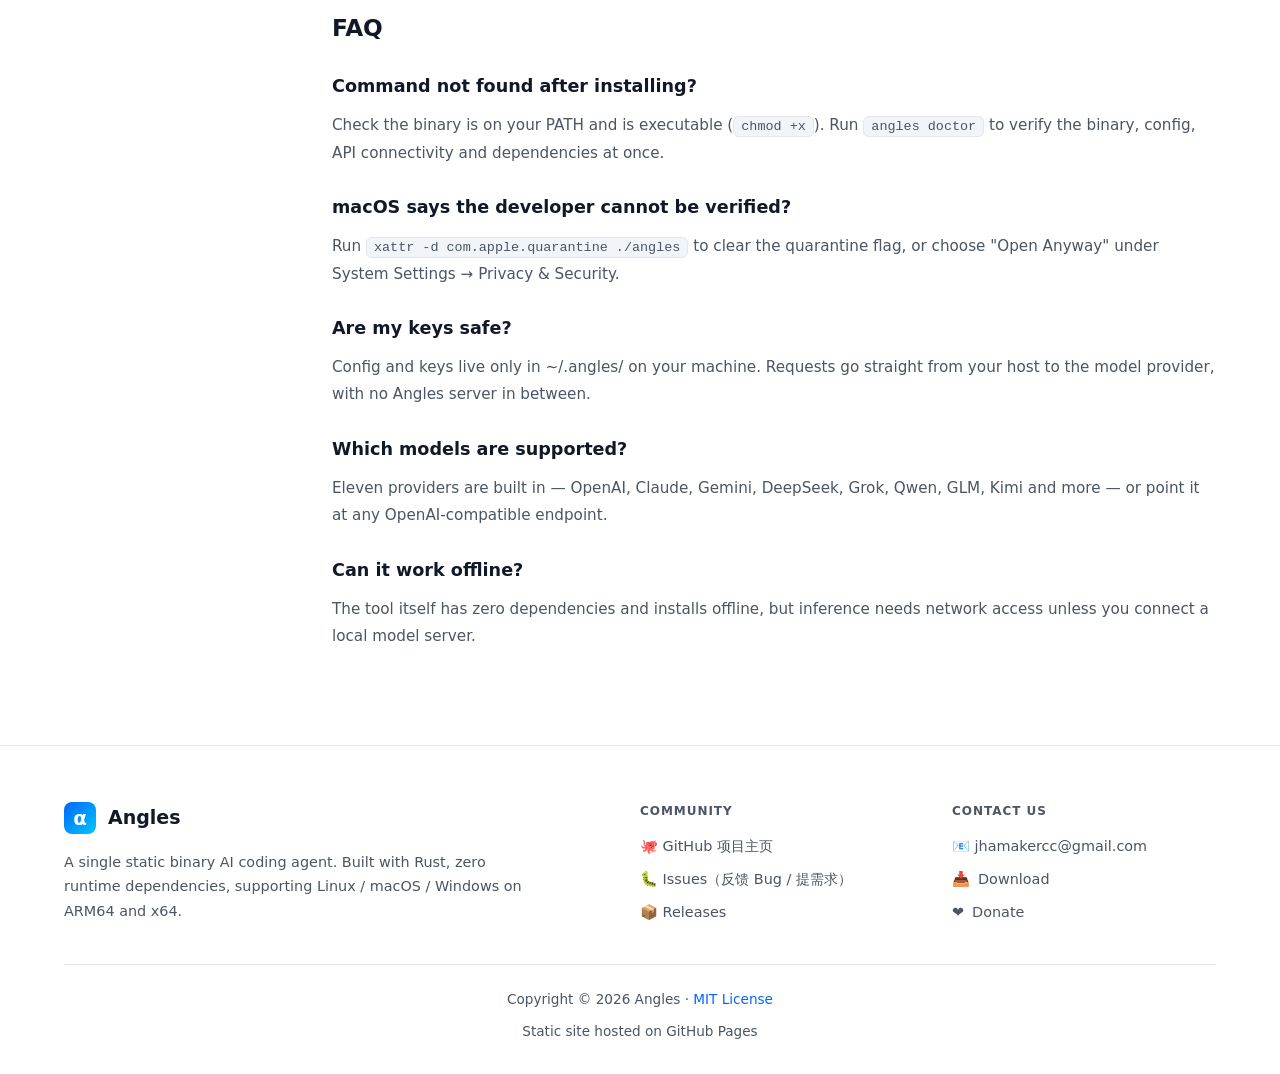
<file: docs.html>
<!doctype html>
<html lang="zh-CN" data-theme="light">
<head>
<meta charset="utf-8">
<meta name="viewport" content="width=device-width, initial-scale=1">
<title>文档 — Angles Code CLI</title>
<meta name="description" content="Angles Code CLI 使用文档：安装、配置、内置工具、常用命令与常见问题。">
<link rel="canonical" href="https://angleschina.github.io/docs.html">
<meta property="og:type" content="website">
<meta property="og:title" content="文档 — Angles Code CLI">
<meta property="og:description" content="安装、配置、内置工具、常用命令与常见问题。">
<meta property="og:image" content="https://angleschina.github.io/assets/og-cover.png">
<meta name="theme-color" content="#0066FF">
<link rel="icon" href="data:image/svg+xml,%3Csvg xmlns='http://www.w3.org/2000/svg' viewBox='0 0 32 32'%3E%3Crect width='32' height='32' rx='7' fill='%230066FF'/%3E%3Ctext x='16' y='24' font-size='22' text-anchor='middle' fill='%23fff' font-family='monospace'%3E%CE%B1%3C/text%3E%3C/svg%3E">
<link rel="stylesheet" href="style.css">
<link rel="stylesheet" href="pages.css">
</head>
<body>

<header class="header">
  <div class="container header-inner">
    <a class="logo" href="index.html">
      <span class="logo-mark">α</span>
      <span class="logo-text">
        <span class="site-title">Angles</span>
        <span class="site-url">angleschina.github.io</span>
      </span>
    </a>
    <nav class="nav">
      <a class="nav-link" href="index.html#features"><span class="nav-icon">✨</span><span data-i18n="nav.features">功能</span></a>
      <a class="nav-link" href="download.html"><span class="nav-icon">📥</span><span data-i18n="nav.download">下载</span></a>
      <a class="nav-link" href="docs.html" style="color:var(--color-primary)"><span class="nav-icon">📚</span><span data-i18n="nav.docs">文档</span></a>
      <a class="nav-link" href="about.html"><span class="nav-icon">ℹ️</span><span data-i18n="nav.about">关于</span></a>
      <a class="nav-link" href="index.html#donate"><span class="nav-icon">❤️</span><span data-i18n="nav.donate">赞助</span></a>
      <a class="nav-link" href="https://github.com/angleschina"><span class="nav-icon">🐙</span><span>GitHub</span></a>
    </nav>
    <div class="header-actions">
      <button class="icon-btn" id="theme-toggle" aria-label="切换主题">🌙</button>
      <button class="lang-btn" id="lang-btn" aria-label="切换语言">中文</button>
      <button class="icon-btn menu-btn" id="menu-btn" aria-label="菜单" aria-expanded="false">☰</button>
    </div>
  </div>
</header>

<nav class="mobile-menu" id="mobile-menu">
  <a href="index.html#features"><span class="nav-icon">✨</span><span data-i18n="nav.features">功能</span></a>
  <a href="download.html"><span class="nav-icon">📥</span><span data-i18n="nav.download">下载</span></a>
  <a href="docs.html"><span class="nav-icon">📚</span><span data-i18n="nav.docs">文档</span></a>
  <a href="about.html"><span class="nav-icon">ℹ️</span><span data-i18n="nav.about">关于</span></a>
  <a href="index.html#donate"><span class="nav-icon">❤️</span><span data-i18n="nav.donate">赞助</span></a>
  <a href="https://github.com/angleschina"><span class="nav-icon">🐙</span><span>GitHub</span></a>
</nav>

<main>

  <section class="page-hero">
    <div class="hero-glow"></div>
    <div class="container page-hero-inner">
      <h1><span class="gradient-text" data-i18n="doc.h1">文档</span></h1>
      <p data-i18n="doc.sub">从安装到上手，Angles Code CLI 的完整使用说明</p>
    </div>
  </section>

  <section class="section" style="padding-top:44px">
    <div class="container doc-layout">

      <aside class="doc-toc">
        <h4 data-i18n="doc.toc">目录</h4>
        <a href="#install" data-i18n="doc.s1">安装</a>
        <a href="#config" data-i18n="doc.s2">配置模型</a>
        <a href="#commands" data-i18n="doc.s3">常用命令</a>
        <a href="#tools" data-i18n="doc.s4">内置工具</a>
        <a href="#search" data-i18n="doc.s5">联网搜索</a>
        <a href="#serve" data-i18n="doc.s6">本地网关</a>
        <a href="#faq" data-i18n="doc.s7">常见问题</a>
      </aside>

      <div class="doc-body">

        <h2 id="install" data-i18n="doc.s1">安装</h2>
        <p data-i18n="doc.install.p">两种方式：npm 一步到位，或直接下载对应平台的静态二进制。</p>
        <pre><code># 方式一：npm（推荐）
npm i -g @angleschina/angles &amp;&amp; angles install

# 方式二：手动安装二进制
tar xzf angles-linux-arm64.tar.gz
chmod +x angles-linux-arm64
mv angles-linux-arm64 ~/.local/bin/angles

# 验证
angles --version</code></pre>
        <p data-i18n-html="doc.install.note">如果 <code>~/.local/bin</code> 不在 PATH 中，把它加进去：<code>export PATH="$HOME/.local/bin:$PATH"</code>，并写进 <code>~/.bashrc</code> 或 <code>~/.zshrc</code>。</p>

        <h2 id="config" data-i18n="doc.s2">配置模型</h2>
        <p data-i18n="doc.config.p">Angles 支持多家模型供应商，配置全部保存在本机，密钥不会经过任何中转服务器。</p>
        <pre><code># 查看当前配置
angles config

# 交互式向导（推荐首次使用）
angles gateway

# 配置文件位置
~/.angles/config.json</code></pre>
        <p data-i18n="doc.config.p2">配置项包含：供应商、API 地址、模型名、API 密钥、最大 token、Agent 人设、搜索引擎、审批策略等。</p>

        <h2 id="commands" data-i18n="doc.s3">常用命令</h2>
        <pre><code>angles chat              # 交互式对话（默认模式）
angles exec "指令"        # 非交互式执行单条指令后退出
angles gateway           # 设置向导（TUI 交互式）
angles serve -p 8801     # 启动本地 HTTP 网关（API + Web 控制台）
angles config            # 显示当前配置
angles doctor            # 诊断安装与配置
angles history           # 查看历史会话
angles resume            # 恢复历史会话
angles plan              # 生成当前任务的操作说明计划
angles update            # 检查并更新 Angles CLI
angles skill             # 管理 Skill（安装、创建、删除）</code></pre>

        <h2 id="tools" data-i18n="doc.s4">内置工具</h2>
        <p data-i18n="doc.tools.p">Angles 不依赖模型临时拼凑 shell 命令，而是绑定了一套确定性的工具集，共 30+ 个，模型通过函数调用驱动它们。</p>
        <h3 data-i18n="doc.tools.file">文件与目录</h3>
        <ul>
          <li><code>angles-createfile</code> · <code>angles-writefile</code> · <code>angles-appendfile</code> · <code>angles-insertline</code> — 创建、覆盖、追加、插入</li>
          <li><code>angles-readfile</code> · <code>angles-head</code> · <code>angles-tail</code> — 读取全文 / 开头 / 末尾</li>
          <li><code>angles-deletefile</code> · <code>angles-deleteline</code> · <code>angles-copyfile</code> · <code>angles-movedir</code> — 删除与移动</li>
          <li><code>angles-mkdir</code> · <code>angles-ls</code> · <code>angles-tree</code> · <code>angles-fileinfo</code> — 目录与元信息</li>
        </ul>
        <h3 data-i18n="doc.tools.search">搜索与编辑</h3>
        <ul>
          <li><code>angles-searchfile</code> · <code>angles-grep</code> — 按文件名 / 按内容搜索</li>
          <li><code>angles-replace</code> · <code>angles-replaceall</code> — 替换首次出现 / 全部替换</li>
        </ul>
        <h3 data-i18n="doc.tools.term">终端与网络</h3>
        <ul>
          <li><code>angles-run</code> · <code>angles-runbg</code> · <code>angles-kill</code> — 执行、后台执行、终止进程</li>
          <li><code>angles-pwd</code> · <code>angles-cd</code> — 工作目录</li>
          <li><code>angles-fetch</code> · <code>angles-websearch</code> · <code>angles-fetchpage</code> — 下载、搜索、抓取正文</li>
        </ul>
        <h3>Git</h3>
        <ul>
          <li><code>angles-gitinit</code> · <code>angles-gitcommit</code> · <code>angles-gitlog</code> · <code>angles-gitdiff</code> · <code>angles-gitbranch</code></li>
        </ul>

        <h2 id="search" data-i18n="doc.s5">联网搜索</h2>
        <p data-i18n="doc.search.p">angles-websearch 支持限定站点、文件类型、排序方式与时间范围，返回结构化结果（标题、链接、域名、摘要、发布时间）。</p>
        <pre><code>// 模型调用示例：限定 GitHub 上最近一周的内容
{
  "query": "rust async runtime",
  "site": "github.com",
  "time_range": "week",
  "sort": "date"
}

// 查找 PDF 文档
{ "query": "transformer survey", "filetype": "pdf" }</code></pre>
        <p data-i18n-html="doc.search.note">搜索服务需要密钥时，设置环境变量 <code>UAPI_API_KEY</code>；未配置则回落到访客额度。</p>

        <h2 id="serve" data-i18n="doc.s6">本地网关</h2>
        <p data-i18n="doc.serve.p">angles serve 会在本机起一个 HTTP 服务，提供 API 接口和浏览器控制台，端口默认 8801。</p>
        <pre><code>angles serve -p 8801
# → http://127.0.0.1:8801</code></pre>
        <p data-i18n="doc.serve.note">适合把 Angles 接到其他工具、脚本或前端界面上使用。服务只监听本机，默认不对外暴露。</p>

        <h2 id="faq" data-i18n="doc.s7">常见问题</h2>
        <h3 data-i18n="doc.faq.q1">启动时报找不到命令？</h3>
        <p data-i18n-html="doc.faq.a1">确认二进制在 PATH 里，且已 <code>chmod +x</code>。用 <code>angles doctor</code> 可以一次检查二进制、配置文件、API 连通性与依赖。</p>
        <h3 data-i18n="doc.faq.q2">macOS 提示"无法验证开发者"？</h3>
        <p data-i18n-html="doc.faq.a2">执行 <code>xattr -d com.apple.quarantine ./angles</code> 清除隔离标记，或在「系统设置 → 隐私与安全性」中选择仍要打开。</p>
        <h3 data-i18n="doc.faq.q3">密钥安全吗？</h3>
        <p data-i18n="doc.faq.a3">配置与密钥只存在本机 ~/.angles/ 目录，请求直接从你的机器发往模型供应商，不经过 Angles 的任何服务器。</p>
        <h3 data-i18n="doc.faq.q4">支持哪些模型？</h3>
        <p data-i18n="doc.faq.a4">内置 OpenAI / Claude / Gemini / DeepSeek / Grok / Qwen / GLM / Kimi 等 11 家供应商，也可填任意 OpenAI 兼容地址。</p>
        <h3 data-i18n="doc.faq.q5">能离线用吗？</h3>
        <p data-i18n="doc.faq.a5">工具本身零依赖、可离线安装，但模型推理需要联网（除非你接本地模型服务）。</p>

      </div>
    </div>
  </section>

</main>

<footer class="footer">
  <div class="container">
    <div class="footer-grid">
      <div class="footer-brand">
        <a href="index.html">
          <span class="logo-mark">α</span>
          <span class="site-title">Angles</span>
        </a>
        <p class="footer-description" data-i18n="footer.desc">单文件静态二进制的 AI 编码 Agent。用 Rust 编译，零运行时依赖，支持 Linux / macOS / Windows 与 ARM64 / x64。</p>
      </div>
      <div class="footer-links">
        <h4 data-i18n="footer.community">社区</h4>
        <ul>
          <li><a href="https://github.com/angleschina/angles-cli">🐙 GitHub 项目主页</a></li>
          <li><a href="https://github.com/angleschina/angles-cli/issues">🐛 Issues（反馈 Bug / 提需求）</a></li>
          <li><a href="https://github.com/angleschina/angles-cli/releases">📦 Releases</a></li>
        </ul>
      </div>
      <div class="footer-links">
        <h4 data-i18n="footer.contact">联系我们</h4>
        <ul>
          <li><a href="mailto:jhamakercc@gmail.com">📧 jhamakercc@gmail.com</a></li>
          <li><a href="download.html">📥 <span data-i18n="nav.download">下载</span></a></li>
          <li><a href="index.html#donate">❤️ <span data-i18n="nav.donate">赞助</span></a></li>
        </ul>
      </div>
    </div>
    <div class="footer-bottom">
      <p>Copyright © <span id="year">2026</span> Angles · <a href="https://github.com/angleschina/angles-cli/blob/main/LICENSE">MIT License</a></p>
      <p data-i18n="footer.powered">静态站点托管于 GitHub Pages</p>
    </div>
  </div>
</footer>

<script>
window.ANGLES_I18N = {
  zh: {
    'nav.features': '功能', 'nav.download': '下载', 'nav.docs': '文档', 'nav.about': '关于', 'nav.donate': '赞助',
    'doc.h1': '文档', 'doc.sub': '从安装到上手，Angles Code CLI 的完整使用说明', 'doc.toc': '目录',
    'doc.s1': '安装', 'doc.s2': '配置模型', 'doc.s3': '常用命令', 'doc.s4': '内置工具',
    'doc.s5': '联网搜索', 'doc.s6': '本地网关', 'doc.s7': '常见问题',
    'doc.install.p': '两种方式：npm 一步到位，或直接下载对应平台的静态二进制。',
    'doc.install.note': '如果 <code>~/.local/bin</code> 不在 PATH 中，把它加进去：<code>export PATH="$HOME/.local/bin:$PATH"</code>。',
    'doc.config.p': 'Angles 支持多家模型供应商，配置全部保存在本机，密钥不会经过任何中转服务器。',
    'doc.config.p2': '配置项包含：供应商、API 地址、模型名、API 密钥、最大 token、Agent 人设、搜索引擎、审批策略等。',
    'doc.tools.p': 'Angles 不依赖模型临时拼凑 shell 命令，而是绑定了一套确定性的工具集，共 30+ 个，模型通过函数调用驱动它们。',
    'doc.tools.file': '文件与目录', 'doc.tools.search': '搜索与编辑', 'doc.tools.term': '终端与网络',
    'doc.search.p': 'angles-websearch 支持限定站点、文件类型、排序方式与时间范围，返回结构化结果（标题、链接、域名、摘要、发布时间）。',
    'doc.search.note': '搜索服务需要密钥时，设置环境变量 <code>UAPI_API_KEY</code>；未配置则回落到访客额度。',
    'doc.serve.p': 'angles serve 会在本机起一个 HTTP 服务，提供 API 接口和浏览器控制台，端口默认 8801。',
    'doc.serve.note': '适合把 Angles 接到其他工具、脚本或前端界面上使用。服务只监听本机，默认不对外暴露。',
    'doc.faq.q1': '启动时报找不到命令？',
    'doc.faq.a1': '确认二进制在 PATH 里，且已 <code>chmod +x</code>。用 <code>angles doctor</code> 可以一次检查二进制、配置文件、API 连通性与依赖。',
    'doc.faq.q2': 'macOS 提示「无法验证开发者」？',
    'doc.faq.a2': '执行 <code>xattr -d com.apple.quarantine ./angles</code> 清除隔离标记，或在「系统设置 → 隐私与安全性」中选择仍要打开。',
    'doc.faq.q3': '密钥安全吗？',
    'doc.faq.a3': '配置与密钥只存在本机 ~/.angles/ 目录，请求直接从你的机器发往模型供应商，不经过 Angles 的任何服务器。',
    'doc.faq.q4': '支持哪些模型？',
    'doc.faq.a4': '内置 OpenAI / Claude / Gemini / DeepSeek / Grok / Qwen / GLM / Kimi 等 11 家供应商，也可填任意 OpenAI 兼容地址。',
    'doc.faq.q5': '能离线用吗？',
    'doc.faq.a5': '工具本身零依赖、可离线安装，但模型推理需要联网（除非你接本地模型服务）。',
    'footer.desc': '单文件静态二进制的 AI 编码 Agent。用 Rust 编译，零运行时依赖，支持 Linux / macOS / Windows 与 ARM64 / x64。',
    'footer.community': '社区', 'footer.contact': '联系我们', 'footer.powered': '静态站点托管于 GitHub Pages'
  },
  en: {
    'nav.features': 'Features', 'nav.download': 'Download', 'nav.docs': 'Docs', 'nav.about': 'About', 'nav.donate': 'Donate',
    'doc.h1': 'Documentation', 'doc.sub': 'Everything from installing to shipping, for Angles Code CLI', 'doc.toc': 'CONTENTS',
    'doc.s1': 'Install', 'doc.s2': 'Configure a model', 'doc.s3': 'Commands', 'doc.s4': 'Built-in tools',
    'doc.s5': 'Web search', 'doc.s6': 'Local gateway', 'doc.s7': 'FAQ',
    'doc.install.p': 'Two routes: npm in one shot, or download the static binary for your platform.',
    'doc.install.note': 'If <code>~/.local/bin</code> is not on your PATH, add it: <code>export PATH="$HOME/.local/bin:$PATH"</code>.',
    'doc.config.p': 'Angles supports multiple model providers. All configuration stays local; keys never pass through a relay server.',
    'doc.config.p2': 'Config covers provider, API base, model name, API key, max tokens, agent persona, search engine and approval policy.',
    'doc.tools.p': 'Rather than letting the model improvise shell one-liners, Angles binds it to a deterministic tool set of 30+ tools driven through function calling.',
    'doc.tools.file': 'Files & directories', 'doc.tools.search': 'Search & editing', 'doc.tools.term': 'Terminal & network',
    'doc.search.p': 'angles-websearch accepts a site, file type, sort order and time range, and returns structured results (title, URL, domain, snippet, publish time).',
    'doc.search.note': 'Set the <code>UAPI_API_KEY</code> environment variable when the search service needs a key; otherwise it falls back to the visitor quota.',
    'doc.serve.p': 'angles serve starts an HTTP service on your machine with an API and a browser console, defaulting to port 8801.',
    'doc.serve.note': 'Useful for wiring Angles into other tools, scripts or a front-end. It binds to localhost only and is not exposed externally.',
    'doc.faq.q1': 'Command not found after installing?',
    'doc.faq.a1': 'Check the binary is on your PATH and is executable (<code>chmod +x</code>). Run <code>angles doctor</code> to verify the binary, config, API connectivity and dependencies at once.',
    'doc.faq.q2': 'macOS says the developer cannot be verified?',
    'doc.faq.a2': 'Run <code>xattr -d com.apple.quarantine ./angles</code> to clear the quarantine flag, or choose "Open Anyway" under System Settings → Privacy & Security.',
    'doc.faq.q3': 'Are my keys safe?',
    'doc.faq.a3': 'Config and keys live only in ~/.angles/ on your machine. Requests go straight from your host to the model provider, with no Angles server in between.',
    'doc.faq.q4': 'Which models are supported?',
    'doc.faq.a4': 'Eleven providers are built in — OpenAI, Claude, Gemini, DeepSeek, Grok, Qwen, GLM, Kimi and more — or point it at any OpenAI-compatible endpoint.',
    'doc.faq.q5': 'Can it work offline?',
    'doc.faq.a5': 'The tool itself has zero dependencies and installs offline, but inference needs network access unless you connect a local model server.',
    'footer.desc': 'A single static binary AI coding agent. Built with Rust, zero runtime dependencies, supporting Linux / macOS / Windows on ARM64 and x64.',
    'footer.community': 'COMMUNITY', 'footer.contact': 'CONTACT US', 'footer.powered': 'Static site hosted on GitHub Pages'
  }
};
</script>
<script src="app.js"></script>
</body>
</html>
</file>
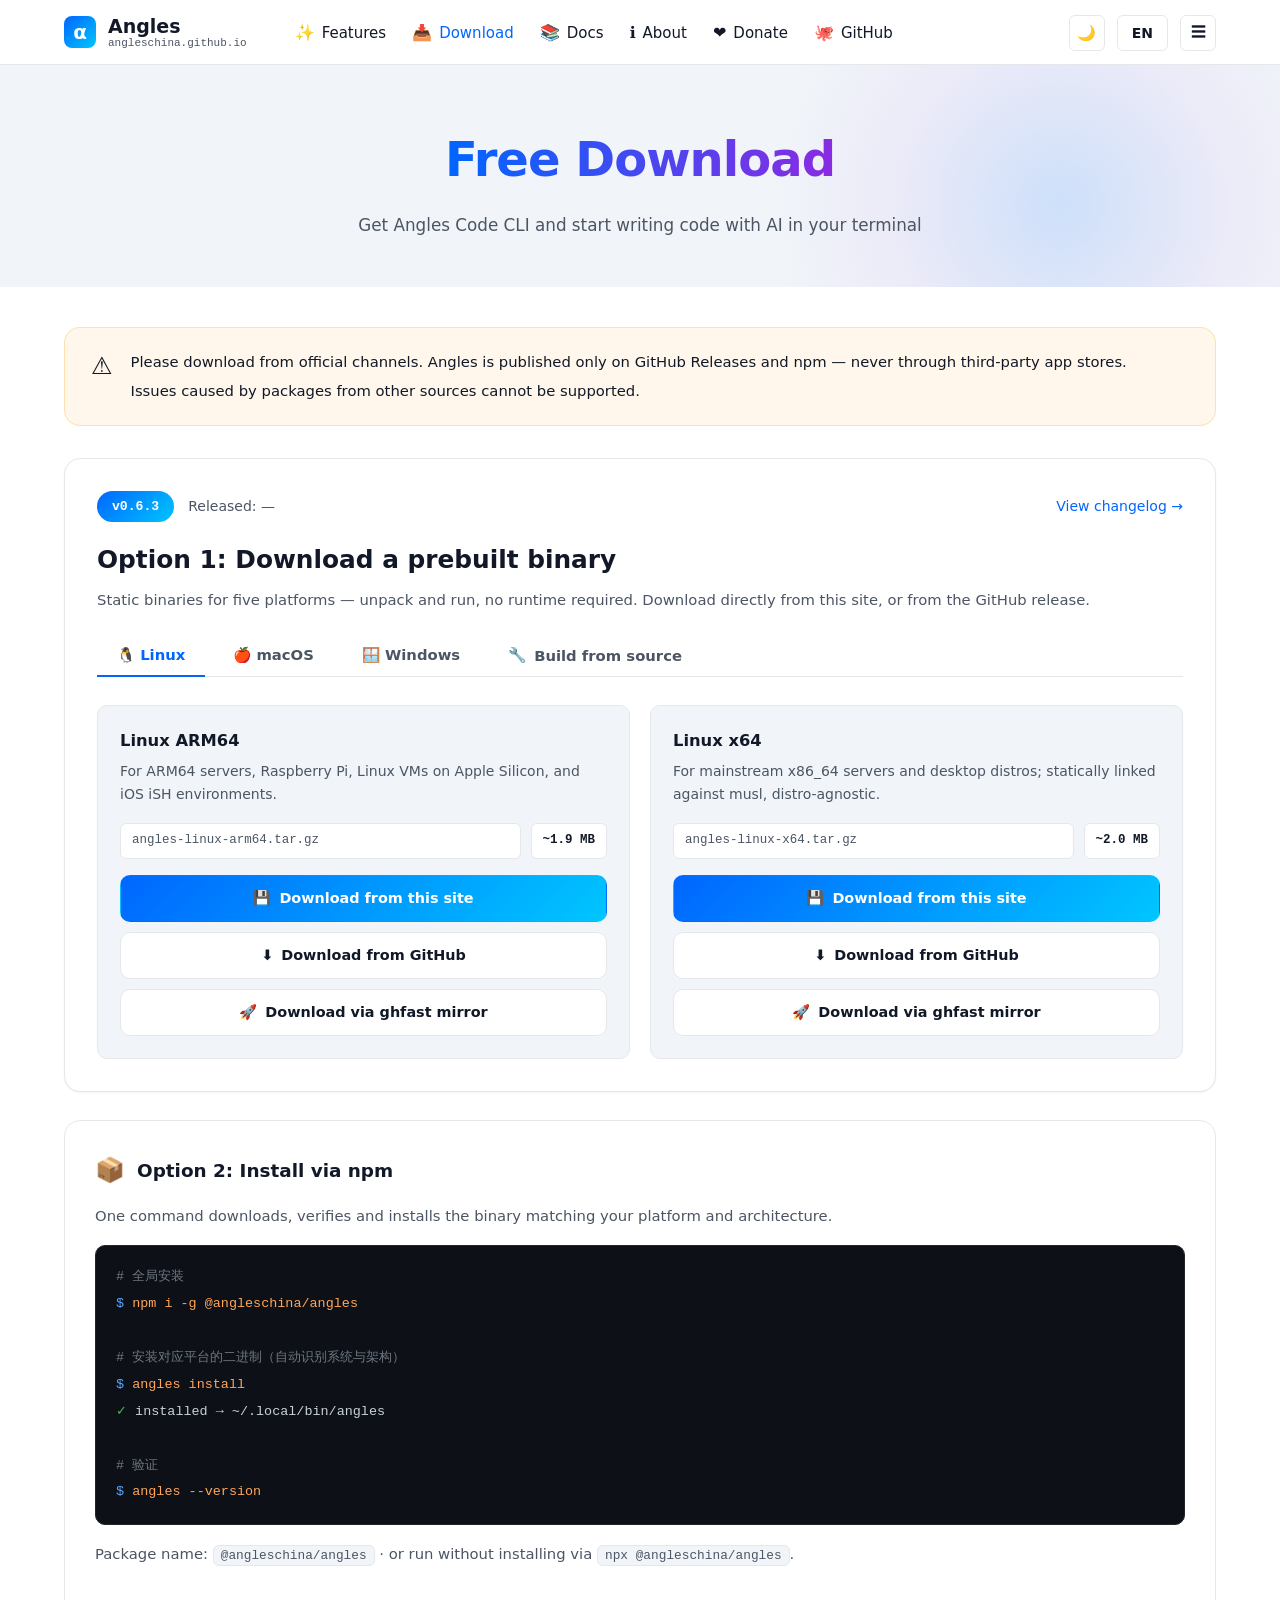
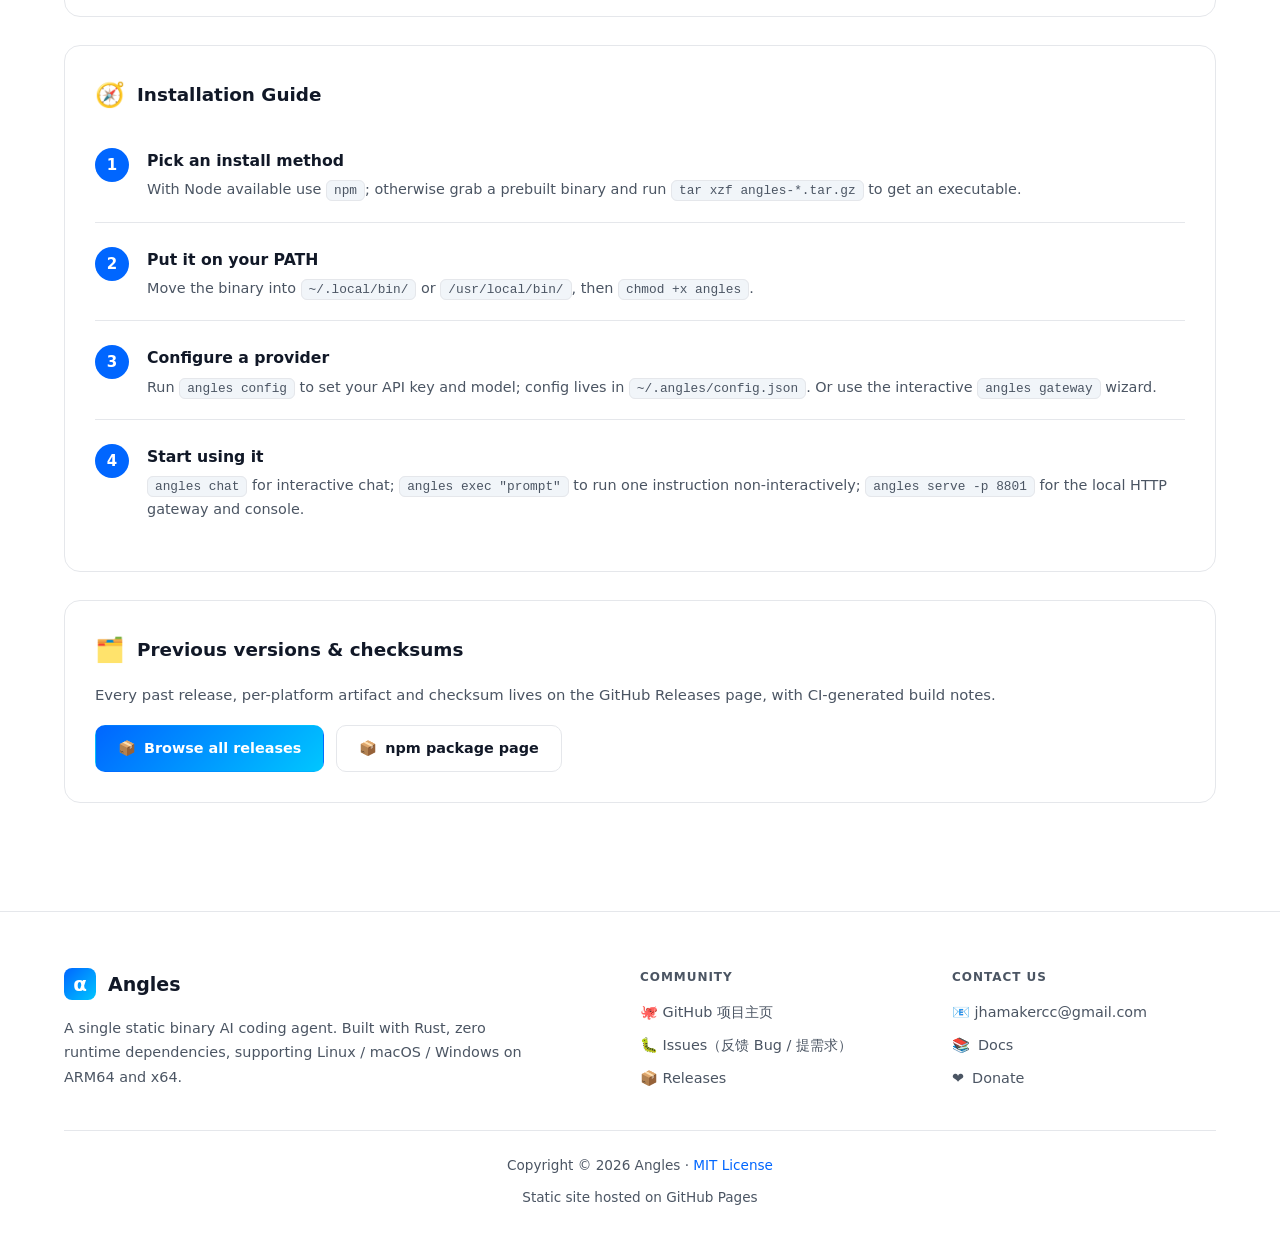
<file: download.html>
<!doctype html>
<html lang="zh-CN" data-theme="light">
<head>
<meta charset="utf-8">
<meta name="viewport" content="width=device-width, initial-scale=1">
<title>下载 — Angles Code CLI</title>
<meta name="description" content="下载 Angles Code CLI：Linux / macOS / Windows 五个平台预编译二进制，也可通过 npm 安装。">
<link rel="canonical" href="https://angleschina.github.io/download.html">
<meta property="og:type" content="website">
<meta property="og:title" content="下载 Angles Code CLI">
<meta property="og:description" content="五个平台预编译二进制，零运行时依赖，MIT 开源。">
<meta property="og:image" content="https://angleschina.github.io/assets/og-cover.png">
<meta name="theme-color" content="#0066FF">
<link rel="icon" href="data:image/svg+xml,%3Csvg xmlns='http://www.w3.org/2000/svg' viewBox='0 0 32 32'%3E%3Crect width='32' height='32' rx='7' fill='%230066FF'/%3E%3Ctext x='16' y='24' font-size='22' text-anchor='middle' fill='%23fff' font-family='monospace'%3E%CE%B1%3C/text%3E%3C/svg%3E">
<link rel="stylesheet" href="style.css">
<link rel="stylesheet" href="pages.css">
</head>
<body>

<header class="header">
  <div class="container header-inner">
    <a class="logo" href="index.html">
      <span class="logo-mark">α</span>
      <span class="logo-text">
        <span class="site-title">Angles</span>
        <span class="site-url">angleschina.github.io</span>
      </span>
    </a>
    <nav class="nav">
      <a class="nav-link" href="index.html#features"><span class="nav-icon">✨</span><span data-i18n="nav.features">功能</span></a>
      <a class="nav-link" href="download.html" style="color:var(--color-primary)"><span class="nav-icon">📥</span><span data-i18n="nav.download">下载</span></a>
      <a class="nav-link" href="docs.html"><span class="nav-icon">📚</span><span data-i18n="nav.docs">文档</span></a>
      <a class="nav-link" href="about.html"><span class="nav-icon">ℹ️</span><span data-i18n="nav.about">关于</span></a>
      <a class="nav-link" href="index.html#donate"><span class="nav-icon">❤️</span><span data-i18n="nav.donate">赞助</span></a>
      <a class="nav-link" href="https://github.com/angleschina"><span class="nav-icon">🐙</span><span>GitHub</span></a>
    </nav>
    <div class="header-actions">
      <button class="icon-btn" id="theme-toggle" aria-label="切换主题">🌙</button>
      <button class="lang-btn" id="lang-btn" aria-label="切换语言">中文</button>
      <button class="icon-btn menu-btn" id="menu-btn" aria-label="菜单" aria-expanded="false">☰</button>
    </div>
  </div>
</header>

<nav class="mobile-menu" id="mobile-menu">
  <a href="index.html#features"><span class="nav-icon">✨</span><span data-i18n="nav.features">功能</span></a>
  <a href="download.html"><span class="nav-icon">📥</span><span data-i18n="nav.download">下载</span></a>
  <a href="docs.html"><span class="nav-icon">📚</span><span data-i18n="nav.docs">文档</span></a>
  <a href="about.html"><span class="nav-icon">ℹ️</span><span data-i18n="nav.about">关于</span></a>
  <a href="index.html#donate"><span class="nav-icon">❤️</span><span data-i18n="nav.donate">赞助</span></a>
  <a href="https://github.com/angleschina"><span class="nav-icon">🐙</span><span>GitHub</span></a>
</nav>

<main>

  <!-- 页头 -->
  <section class="page-hero">
    <div class="hero-glow"></div>
    <div class="container page-hero-inner">
      <h1><span class="gradient-text" data-i18n="dl.h1">免费下载</span></h1>
      <p data-i18n="dl.sub">获取 Angles Code CLI，开始在你的终端里用 AI 写代码</p>
    </div>
  </section>

  <section class="section" style="padding-top:40px">
    <div class="container">

      <!-- 提示 -->
      <div class="notice">
        <span class="notice-icon">⚠️</span>
        <div>
          <p data-i18n="dl.notice1"><strong>请从官方渠道下载。</strong>Angles 只在 GitHub Releases 与 npm 发布，不会通过任何第三方应用商店分发。</p>
          <p data-i18n="dl.notice2">若从其他来源获取安装包导致的问题，我们无法提供支持。</p>
        </div>
      </div>

      <!-- 方式一：直接下载 -->
      <div class="dl-card">
        <div class="dl-header">
          <span class="dl-badge" data-version>v0.6.3</span>
          <span class="dl-date"><span data-i18n="dl.released">发布日期</span>: <span data-release-date>—</span></span>
          <a class="dl-changelog" href="https://github.com/angleschina/angles-cli/releases" data-i18n="dl.changelog">查看更新日志 →</a>
        </div>
        <h2 data-i18n="dl.bin.title">方式一：直接下载预编译二进制</h2>
        <p class="dl-req" data-i18n="dl.bin.desc">五个平台的静态二进制，解压即用，无需安装任何运行时。以下为最新版本的全部产物。</p>

        <div class="tabs" role="tablist">
          <button class="tab active" data-tab="linux" role="tab">🐧 Linux</button>
          <button class="tab" data-tab="macos" role="tab">🍎 macOS</button>
          <button class="tab" data-tab="windows" role="tab">🪟 Windows</button>
          <button class="tab" data-tab="source" role="tab">🔧 <span data-i18n="dl.tab.source">从源码构建</span></button>
        </div>

        <!-- Linux -->
        <div class="tab-panel active" id="panel-linux">
          <div class="dl-options">
            <div class="dl-option">
              <h3>Linux ARM64</h3>
              <p data-i18n="dl.arm.desc">适用于 ARM64 服务器、树莓派、Apple Silicon 上的 Linux 虚拟机、iOS iSH 环境。</p>
              <div class="file-row">
                <span class="file-name">angles-linux-arm64.tar.gz</span>
                <span class="file-size">~1.9 MB</span>
              </div>
              <div class="dl-buttons">
                <a class="btn-dl primary" href="dl/angles-linux-arm64.tar.gz" download>💾 <span data-i18n="dl.from.site">从本站下载</span></a>
                <a class="btn-dl" data-latest-tag="https://github.com/angleschina/angles-cli/releases/download/{tag}/angles-linux-arm64.tar.gz" href="https://github.com/angleschina/angles-cli/releases/latest">⬇ <span data-i18n="dl.from.github">从 GitHub 下载</span></a>
                <a class="btn-dl" data-latest-tag="https://ghfast.top/https://github.com/angleschina/angles-cli/releases/download/{tag}/angles-linux-arm64.tar.gz" href="https://ghfast.top/https://github.com/angleschina/angles-cli/releases/latest">🚀 <span data-i18n="dl.from.ghfast">从 ghfast 加速下载</span></a>
              </div>
            </div>

            <div class="dl-option">
              <h3>Linux x64</h3>
              <p data-i18n="dl.x64.desc">适用于主流 x86_64 服务器与桌面发行版，musl 静态链接，不挑发行版。</p>
              <div class="file-row">
                <span class="file-name">angles-linux-x64.tar.gz</span>
                <span class="file-size">~2.0 MB</span>
              </div>
              <div class="dl-buttons">
                <a class="btn-dl primary" href="dl/angles-linux-x64.tar.gz" download>💾 <span data-i18n="dl.from.site">从本站下载</span></a>
                <a class="btn-dl" data-latest-tag="https://github.com/angleschina/angles-cli/releases/download/{tag}/angles-linux-x64.tar.gz" href="https://github.com/angleschina/angles-cli/releases/latest">⬇ <span data-i18n="dl.from.github">从 GitHub 下载</span></a>
                <a class="btn-dl" data-latest-tag="https://ghfast.top/https://github.com/angleschina/angles-cli/releases/download/{tag}/angles-linux-x64.tar.gz" href="https://ghfast.top/https://github.com/angleschina/angles-cli/releases/latest">🚀 <span data-i18n="dl.from.ghfast">从 ghfast 加速下载</span></a>
              </div>
            </div>
          </div>
        </div>

        <!-- macOS -->
        <div class="tab-panel" id="panel-macos">
          <div class="dl-options">
            <div class="dl-option">
              <h3>macOS ARM64</h3>
              <p data-i18n="dl.m1.desc">适用于 Apple Silicon（M 系列芯片）的 Mac，原生 arm64 二进制。</p>
              <div class="file-row">
                <span class="file-name">angles-macos-arm64.tar.gz</span>
                <span class="file-size">~1.9 MB</span>
              </div>
              <div class="dl-buttons">
                <a class="btn-dl primary" href="dl/angles-macos-arm64.tar.gz" download>💾 <span data-i18n="dl.from.site">从本站下载</span></a>
                <a class="btn-dl" data-latest-tag="https://github.com/angleschina/angles-cli/releases/download/{tag}/angles-macos-arm64.tar.gz" href="https://github.com/angleschina/angles-cli/releases/latest">⬇ <span data-i18n="dl.from.github">从 GitHub 下载</span></a>
                <a class="btn-dl" data-latest-tag="https://ghfast.top/https://github.com/angleschina/angles-cli/releases/download/{tag}/angles-macos-arm64.tar.gz" href="https://ghfast.top/https://github.com/angleschina/angles-cli/releases/latest">🚀 <span data-i18n="dl.from.ghfast">从 ghfast 加速下载</span></a>
              </div>
            </div>

            <div class="dl-option">
              <h3>macOS x64</h3>
              <p data-i18n="dl.intel.desc">适用于 Intel 芯片的 Mac。</p>
              <div class="file-row">
                <span class="file-name">angles-macos-x64.tar.gz</span>
                <span class="file-size">~2.0 MB</span>
              </div>
              <div class="dl-buttons">
                <a class="btn-dl primary" href="dl/angles-macos-x64.tar.gz" download>💾 <span data-i18n="dl.from.site">从本站下载</span></a>
                <a class="btn-dl" data-latest-tag="https://github.com/angleschina/angles-cli/releases/download/{tag}/angles-macos-x64.tar.gz" href="https://github.com/angleschina/angles-cli/releases/latest">⬇ <span data-i18n="dl.from.github">从 GitHub 下载</span></a>
                <a class="btn-dl" data-latest-tag="https://ghfast.top/https://github.com/angleschina/angles-cli/releases/download/{tag}/angles-macos-x64.tar.gz" href="https://ghfast.top/https://github.com/angleschina/angles-cli/releases/latest">🚀 <span data-i18n="dl.from.ghfast">从 ghfast 加速下载</span></a>
              </div>
            </div>
          </div>
          <p class="pm-note" data-i18n-html="dl.mac.note">首次运行若被 Gatekeeper 拦截，执行 <code>xattr -d com.apple.quarantine ./angles</code> 即可放行。</p>
        </div>

        <!-- Windows -->
        <div class="tab-panel" id="panel-windows">
          <div class="dl-options">
            <div class="dl-option">
              <h3>Windows x64</h3>
              <p data-i18n="dl.win.desc">适用于 Windows 10 / 11，解压后可直接运行，或在 Windows Terminal 中使用。</p>
              <div class="file-row">
                <span class="file-name">angles-windows-x64.zip</span>
                <span class="file-size">~2.1 MB</span>
              </div>
              <div class="dl-buttons">
                <a class="btn-dl primary" href="dl/angles-windows-x64.zip" download>💾 <span data-i18n="dl.from.site">从本站下载</span></a>
                <a class="btn-dl" data-latest-tag="https://github.com/angleschina/angles-cli/releases/download/{tag}/angles-windows-x64.zip" href="https://github.com/angleschina/angles-cli/releases/latest">⬇ <span data-i18n="dl.from.github">从 GitHub 下载</span></a>
                <a class="btn-dl" data-latest-tag="https://ghfast.top/https://github.com/angleschina/angles-cli/releases/download/{tag}/angles-windows-x64.zip" href="https://ghfast.top/https://github.com/angleschina/angles-cli/releases/latest">🚀 <span data-i18n="dl.from.ghfast">从 ghfast 加速下载</span></a>
              </div>
            </div>

            <div class="dl-option">
              <h3 data-i18n="dl.winpm.title">包管理器安装</h3>
              <p data-i18n="dl.winpm.desc">已装 Node.js 的话，npm 是更省事的方式。</p>
              <div class="code-block" style="font-size:.78rem;line-height:1.9"><span class="pr">&gt;</span> <span class="cmd">npm i -g @angleschina/angles</span>
<span class="pr">&gt;</span> <span class="cmd">angles install</span></div>
            </div>
          </div>
        </div>

        <!-- 源码 -->
        <div class="tab-panel" id="panel-source">
          <p class="dl-req" data-i18n="dl.src.desc">需要 Rust 工具链（stable 即可）。仓库根目录提供 Makefile 与 Cross.toml，可直接交叉编译。</p>
          <div class="code-block"><span class="cm"># 克隆与构建</span>
<span class="pr">$</span> <span class="cmd">git clone https://github.com/angleschina/angles-cli.git</span>
<span class="pr">$</span> <span class="cmd">cd angles-cli</span>
<span class="pr">$</span> <span class="cmd">cargo build --release</span>

<span class="cm"># 安装</span>
<span class="pr">$</span> <span class="cmd">cp target/release/angles ~/.local/bin/</span>

<span class="cm"># 交叉编译（需先 make setup-*）</span>
<span class="pr">$</span> <span class="cmd">make arm64</span>        <span class="cm"># Linux ARM64</span>
<span class="pr">$</span> <span class="cmd">make x64</span>          <span class="cm"># Linux x64</span>
<span class="pr">$</span> <span class="cmd">make macos-arm64</span>  <span class="cm"># macOS ARM64（仅 macOS）</span></div>
        </div>
      </div>

      <!-- 方式二：npm -->
      <div class="pm-card">
        <div class="pm-head">
          <span style="font-size:24px">📦</span>
          <h3 data-i18n="dl.npm.title">方式二：通过 npm 安装</h3>
        </div>
        <p data-i18n="dl.npm.desc">全局安装后一条命令即可完成二进制下载、校验与安装，自动匹配你的平台架构。</p>
        <div class="code-block"><span class="cm"># 全局安装</span>
<span class="pr">$</span> <span class="cmd">npm i -g @angleschina/angles</span>

<span class="cm"># 安装对应平台的二进制（自动识别系统与架构）</span>
<span class="pr">$</span> <span class="cmd">angles install</span>
<span class="ok">✓</span> installed → ~/.local/bin/angles

<span class="cm"># 验证</span>
<span class="pr">$</span> <span class="cmd">angles --version</span></div>
        <p class="pm-note" data-i18n-html="dl.npm.note">npm 包名：<code>@angleschina/angles</code> · 也可用 <code>npx @angleschina/angles</code> 免安装运行。</p>
      </div>

      <!-- 安装指南 -->
      <div class="pm-card">
        <div class="pm-head">
          <span style="font-size:24px">🧭</span>
          <h3 data-i18n="dl.guide.title">安装指南</h3>
        </div>
        <div class="guide-steps">
          <div class="guide-step">
            <div class="guide-num">1</div>
            <div>
              <h4 data-i18n="dl.g1.title">选择安装方式</h4>
              <p data-i18n-html="dl.g1.desc">有 Node 环境就用 <code>npm</code>；没有就用预编译二进制，解压后 <code>tar xzf angles-*.tar.gz</code> 得到一个可执行文件。</p>
            </div>
          </div>
          <div class="guide-step">
            <div class="guide-num">2</div>
            <div>
              <h4 data-i18n="dl.g2.title">放到 PATH 里</h4>
              <p data-i18n-html="dl.g2.desc">把二进制移到 <code>~/.local/bin/</code> 或 <code>/usr/local/bin/</code>，然后 <code>chmod +x angles</code>。</p>
            </div>
          </div>
          <div class="guide-step">
            <div class="guide-num">3</div>
            <div>
              <h4 data-i18n="dl.g3.title">配置模型供应商</h4>
              <p data-i18n-html="dl.g3.desc">运行 <code>angles config</code> 写入 API 密钥与模型名，配置保存在 <code>~/.angles/config.json</code>。也可用 <code>angles gateway</code> 走交互式向导。</p>
            </div>
          </div>
          <div class="guide-step">
            <div class="guide-num">4</div>
            <div>
              <h4 data-i18n="dl.g4.title">开始使用</h4>
              <p data-i18n-html="dl.g4.desc"><code>angles chat</code> 进入交互式对话；<code>angles exec "指令"</code> 非交互式执行单条指令；<code>angles serve -p 8801</code> 启动本地 HTTP 网关与控制台。</p>
            </div>
          </div>
        </div>
      </div>

      <!-- 全部版本 -->
      <div class="pm-card">
        <div class="pm-head">
          <span style="font-size:24px">🗂️</span>
          <h3 data-i18n="dl.history.title">历史版本与校验</h3>
        </div>
        <p data-i18n="dl.history.desc">所有历史版本、每个平台的产物与校验信息都在 GitHub Releases 页面，包含 CI 自动生成的构建说明。</p>
        <div class="dl-buttons" style="flex-direction:row;flex-wrap:wrap;gap:12px;margin-top:4px">
          <a class="btn-dl primary" style="flex:0 0 auto;padding:11px 22px" href="https://github.com/angleschina/angles-cli/releases">📦 <span data-i18n="dl.allreleases">查看全部 Releases</span></a>
          <a class="btn-dl" style="flex:0 0 auto;padding:11px 22px" href="https://www.npmjs.com/package/@angleschina/angles">📦 <span data-i18n="dl.npmpage">npm 包页面</span></a>
        </div>
      </div>

    </div>
  </section>

</main>

<footer class="footer">
  <div class="container">
    <div class="footer-grid">
      <div class="footer-brand">
        <a href="index.html">
          <span class="logo-mark">α</span>
          <span class="site-title">Angles</span>
        </a>
        <p class="footer-description" data-i18n="footer.desc">单文件静态二进制的 AI 编码 Agent。用 Rust 编译，零运行时依赖，支持 Linux / macOS / Windows 与 ARM64 / x64。</p>
      </div>
      <div class="footer-links">
        <h4 data-i18n="footer.community">社区</h4>
        <ul>
          <li><a href="https://github.com/angleschina/angles-cli">🐙 GitHub 项目主页</a></li>
          <li><a href="https://github.com/angleschina/angles-cli/issues">🐛 Issues（反馈 Bug / 提需求）</a></li>
          <li><a href="https://github.com/angleschina/angles-cli/releases">📦 Releases</a></li>
        </ul>
      </div>
      <div class="footer-links">
        <h4 data-i18n="footer.contact">联系我们</h4>
        <ul>
          <li><a href="mailto:jhamakercc@gmail.com">📧 jhamakercc@gmail.com</a></li>
          <li><a href="docs.html">📚 <span data-i18n="nav.docs">文档</span></a></li>
          <li><a href="index.html#donate">❤️ <span data-i18n="nav.donate">赞助</span></a></li>
        </ul>
      </div>
    </div>
    <div class="footer-bottom">
      <p>Copyright © <span id="year">2026</span> Angles · <a href="https://github.com/angleschina/angles-cli/blob/main/LICENSE">MIT License</a></p>
      <p data-i18n="footer.powered">静态站点托管于 GitHub Pages</p>
    </div>
  </div>
</footer>

<script>
window.ANGLES_I18N = {
  zh: {
    'nav.features': '功能', 'nav.download': '下载', 'nav.docs': '文档', 'nav.about': '关于', 'nav.donate': '赞助',
    'dl.h1': '免费下载',
    'dl.sub': '获取 Angles Code CLI，开始在你的终端里用 AI 写代码',
    'dl.notice1': '请从官方渠道下载。Angles 只在 GitHub Releases 与 npm 发布，不会通过任何第三方应用商店分发。',
    'dl.notice2': '若从其他来源获取安装包导致的问题，我们无法提供支持。',
    'dl.npm.title': '方式二：通过 npm 安装',
    'dl.npm.desc': '全局安装后一条命令即可完成二进制下载、校验与安装，自动匹配你的平台架构。',
    'dl.npm.note': 'npm 包名：<code>@angleschina/angles</code> · 也可用 <code>npx @angleschina/angles</code> 免安装运行。',
    'dl.released': '发布日期', 'dl.changelog': '查看更新日志 →',
    'dl.bin.title': '方式一：直接下载预编译二进制',
    'dl.bin.desc': '五个平台的静态二进制，解压即用，无需安装任何运行时。可直接从本站下载（与 GitHub Release 同版本产物）。',
    'dl.tab.source': '从源码构建',
    'dl.arm.desc': '适用于 ARM64 服务器、树莓派、Apple Silicon 上的 Linux 虚拟机、iOS iSH 环境。',
    'dl.x64.desc': '适用于主流 x86_64 服务器与桌面发行版，musl 静态链接，不挑发行版。',
    'dl.m1.desc': '适用于 Apple Silicon（M 系列芯片）的 Mac，原生 arm64 二进制。',
    'dl.intel.desc': '适用于 Intel 芯片的 Mac。',
    'dl.win.desc': '适用于 Windows 10 / 11，解压后可直接运行，或在 Windows Terminal 中使用。',
    'dl.winpm.title': '包管理器安装',
    'dl.winpm.desc': '已装 Node.js 的话，npm 是更省事的方式。',
    'dl.mac.note': '首次运行若被 Gatekeeper 拦截，执行 <code>xattr -d com.apple.quarantine ./angles</code> 即可放行。',
    'dl.src.desc': '需要 Rust 工具链（stable 即可）。仓库根目录提供 Makefile 与 Cross.toml，可直接交叉编译。',
    'dl.from.github': '从 GitHub 下载', 'dl.from.ghfast': '从 ghfast 加速下载', 'dl.from.site': '从本站下载',
    'dl.guide.title': '安装指南',
    'dl.g1.title': '选择安装方式',
    'dl.g1.desc': '有 Node 环境就用 <code>npm</code>；没有就用预编译二进制，解压后 <code>tar xzf angles-*.tar.gz</code> 得到一个可执行文件。',
    'dl.g2.title': '放到 PATH 里',
    'dl.g2.desc': '把二进制移到 <code>~/.local/bin/</code> 或 <code>/usr/local/bin/</code>，然后 <code>chmod +x angles</code>。',
    'dl.g3.title': '配置模型供应商',
    'dl.g3.desc': '运行 <code>angles config</code> 写入 API 密钥与模型名，配置保存在 <code>~/.angles/config.json</code>。也可用 <code>angles gateway</code> 走交互式向导。',
    'dl.g4.title': '开始使用',
    'dl.g4.desc': '<code>angles chat</code> 进入交互式对话；<code>angles exec "指令"</code> 非交互式执行单条指令；<code>angles serve -p 8801</code> 启动本地 HTTP 网关与控制台。',
    'dl.history.title': '历史版本与校验',
    'dl.history.desc': '所有历史版本、每个平台的产物与校验信息都在 GitHub Releases 页面，包含 CI 自动生成的构建说明。',
    'dl.allreleases': '查看全部 Releases', 'dl.npmpage': 'npm 包页面',
    'footer.desc': '单文件静态二进制的 AI 编码 Agent。用 Rust 编译，零运行时依赖，支持 Linux / macOS / Windows 与 ARM64 / x64。',
    'footer.community': '社区', 'footer.contact': '联系我们', 'footer.powered': '静态站点托管于 GitHub Pages'
  },
  en: {
    'nav.features': 'Features', 'nav.download': 'Download', 'nav.docs': 'Docs', 'nav.about': 'About', 'nav.donate': 'Donate',
    'dl.h1': 'Free Download',
    'dl.sub': 'Get Angles Code CLI and start writing code with AI in your terminal',
    'dl.notice1': 'Please download from official channels. Angles is published only on GitHub Releases and npm — never through third-party app stores.',
    'dl.notice2': 'Issues caused by packages from other sources cannot be supported.',
    'dl.npm.title': 'Option 2: Install via npm',
    'dl.npm.desc': 'One command downloads, verifies and installs the binary matching your platform and architecture.',
    'dl.npm.note': 'Package name: <code>@angleschina/angles</code> · or run without installing via <code>npx @angleschina/angles</code>.',
    'dl.released': 'Released', 'dl.changelog': 'View changelog →',
    'dl.bin.title': 'Option 1: Download a prebuilt binary',
    'dl.bin.desc': 'Static binaries for five platforms — unpack and run, no runtime required. Download directly from this site, or from the GitHub release.',
    'dl.tab.source': 'Build from source',
    'dl.arm.desc': 'For ARM64 servers, Raspberry Pi, Linux VMs on Apple Silicon, and iOS iSH environments.',
    'dl.x64.desc': 'For mainstream x86_64 servers and desktop distros; statically linked against musl, distro-agnostic.',
    'dl.m1.desc': 'For Apple Silicon Macs (M-series), native arm64 binary.',
    'dl.intel.desc': 'For Intel-based Macs.',
    'dl.win.desc': 'For Windows 10 / 11 — unzip and run, or use it inside Windows Terminal.',
    'dl.winpm.title': 'Install via package manager',
    'dl.winpm.desc': 'If you already have Node.js, npm is the easier route.',
    'dl.mac.note': 'If Gatekeeper blocks the first run, clear the quarantine flag with <code>xattr -d com.apple.quarantine ./angles</code>.',
    'dl.src.desc': 'Requires a Rust toolchain (stable is fine). The repo ships a Makefile and Cross.toml for cross-compilation.',
    'dl.from.github': 'Download from GitHub', 'dl.from.ghfast': 'Download via ghfast mirror', 'dl.from.site': 'Download from this site',
    'dl.guide.title': 'Installation Guide',
    'dl.g1.title': 'Pick an install method',
    'dl.g1.desc': 'With Node available use <code>npm</code>; otherwise grab a prebuilt binary and run <code>tar xzf angles-*.tar.gz</code> to get an executable.',
    'dl.g2.title': 'Put it on your PATH',
    'dl.g2.desc': 'Move the binary into <code>~/.local/bin/</code> or <code>/usr/local/bin/</code>, then <code>chmod +x angles</code>.',
    'dl.g3.title': 'Configure a provider',
    'dl.g3.desc': 'Run <code>angles config</code> to set your API key and model; config lives in <code>~/.angles/config.json</code>. Or use the interactive <code>angles gateway</code> wizard.',
    'dl.g4.title': 'Start using it',
    'dl.g4.desc': '<code>angles chat</code> for interactive chat; <code>angles exec "prompt"</code> to run one instruction non-interactively; <code>angles serve -p 8801</code> for the local HTTP gateway and console.',
    'dl.history.title': 'Previous versions & checksums',
    'dl.history.desc': 'Every past release, per-platform artifact and checksum lives on the GitHub Releases page, with CI-generated build notes.',
    'dl.allreleases': 'Browse all releases', 'dl.npmpage': 'npm package page',
    'footer.desc': 'A single static binary AI coding agent. Built with Rust, zero runtime dependencies, supporting Linux / macOS / Windows on ARM64 and x64.',
    'footer.community': 'COMMUNITY', 'footer.contact': 'CONTACT US', 'footer.powered': 'Static site hosted on GitHub Pages'
  }
};

// 平台标签页切换
document.querySelectorAll('.tab').forEach(function (tab) {
  tab.addEventListener('click', function () {
    var name = tab.getAttribute('data-tab');
    document.querySelectorAll('.tab').forEach(function (t) { t.classList.remove('active'); });
    document.querySelectorAll('.tab-panel').forEach(function (p) { p.classList.remove('active'); });
    tab.classList.add('active');
    var panel = document.getElementById('panel-' + name);
    if (panel) panel.classList.add('active');
  });
});
</script>
<script src="app.js"></script>
</body>
</html>
</file>
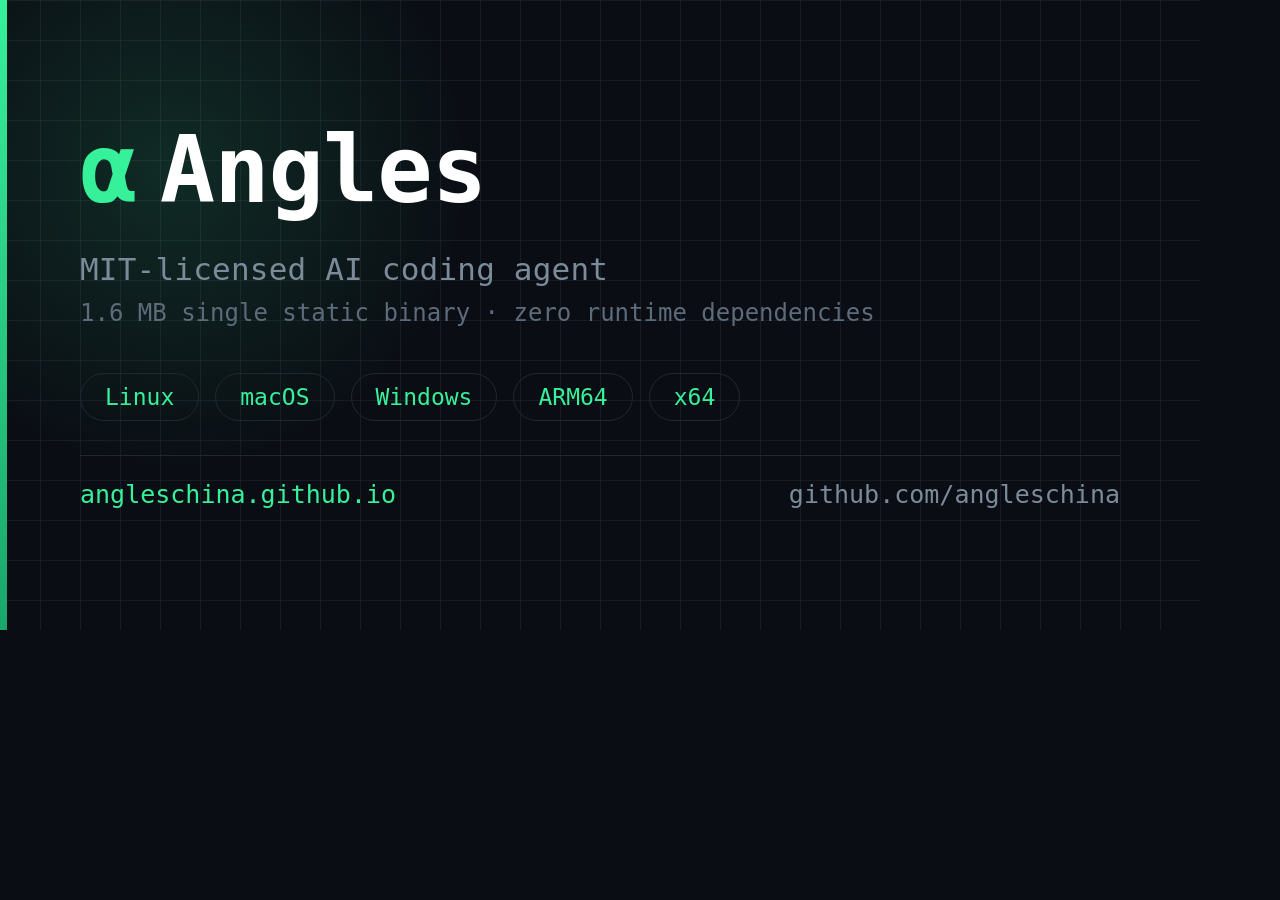
<file: og-cover.html>
<!doctype html>
<html lang="en">
<head>
<meta charset="utf-8">
<meta name="viewport" content="width=1200, initial-scale=1">
<title>Angles — social cover</title>
<style>
  *{box-sizing:border-box;margin:0;padding:0}
  html,body{width:1200px;height:630px;overflow:hidden}
  body{
    background:#0a0e14;
    color:#d7e0ea;
    font-family:ui-monospace,SFMono-Regular,Menlo,Consolas,"Roboto Mono",monospace;
    position:relative;
  }
  /* grid */
  .grid{
    position:absolute;inset:0;
    background-image:
      linear-gradient(to right, rgba(31,40,49,.55) 1px, transparent 1px),
      linear-gradient(to bottom, rgba(31,40,49,.55) 1px, transparent 1px);
    background-size:40px 40px;
  }
  /* accent bar */
  .bar{position:absolute;left:0;top:0;width:7px;height:100%;
    background:linear-gradient(180deg,#37f09a,#1aa66b)}
  /* glow */
  .glow{position:absolute;left:-140px;top:-140px;width:620px;height:620px;
    border-radius:50%;
    background:radial-gradient(circle, rgba(55,240,154,.13), transparent 68%)}

  .inner{position:relative;padding:70px 80px;height:100%;
    display:flex;flex-direction:column;justify-content:center}

  .brand{display:flex;align-items:baseline;gap:22px}
  .mark{font-size:96px;line-height:1;font-weight:700;color:#37f09a}
  .name{font-size:92px;line-height:1;font-weight:800;letter-spacing:-1px;color:#fff}

  .tag{margin-top:34px;font-size:31px;color:#7c8b9a;letter-spacing:.2px}
  .tag2{margin-top:12px;font-size:24px;color:#5d6b7a}

  .pills{margin-top:46px;display:flex;gap:16px;flex-wrap:wrap}
  .pill{
    border:1.5px solid #1f2831;border-radius:999px;
    padding:10px 24px;color:#37f09a;font-size:23px;
  }

  .foot{
    margin-top:34px;border-top:1px solid #1f2831;padding-top:24px;
    display:flex;justify-content:space-between;align-items:center;
    font-size:25px;
  }
  .foot .l{color:#37f09a}
  .foot .r{color:#7c8b9a}
</style>
</head>
<body>
  <div class="grid"></div>
  <div class="glow"></div>
  <div class="bar"></div>

  <div class="inner">
    <div class="brand">
      <span class="mark">&#945;</span>
      <span class="name">Angles</span>
    </div>

    <div class="tag">MIT-licensed AI coding agent</div>
    <div class="tag2">1.6 MB single static binary &middot; zero runtime dependencies</div>

    <div class="pills">
      <span class="pill">Linux</span>
      <span class="pill">macOS</span>
      <span class="pill">Windows</span>
      <span class="pill">ARM64</span>
      <span class="pill">x64</span>
    </div>

    <div class="foot">
      <span class="l">angleschina.github.io</span>
      <span class="r">github.com/angleschina</span>
    </div>
  </div>
</body>
</html>
</file>
<file: style.css>
/* ==========================================================================
   Angles — 站点样式
   设计系统参照 wslui.com 风格：浅色底、蓝色主色、卡片网格、渐变标题
   ========================================================================== */

:root {
  /* 主色 */
  --color-primary: #0066FF;
  --color-primary-dark: #3385FF;
  --color-secondary: #00C6FF;
  --color-accent: #8A2BE2;
  --color-success: #10B981;
  --color-warning: #F59E0B;
  --color-error: #EF4444;

  /* 中性色 */
  --color-bg: #FFFFFF;
  --color-bg-secondary: #F1F5F9;
  --color-text: #111827;
  --color-text-secondary: #4B5563;
  --color-border: #E5E7EB;
  --color-footer-bg: #FFFFFF;
  --color-footer-text: #111827;
  --color-muted-bg: #F8FAFC;

  /* 渐变 */
  --gradient-primary: linear-gradient(135deg, #0066FF 0%, #00C6FF 100%);
  --gradient-text: linear-gradient(to right, #0066FF, #8A2BE2);

  /* 圆角 */
  --radius-sm: 6px;
  --radius-md: 10px;
  --radius-lg: 16px;
  --radius-full: 9999px;

  /* 阴影 */
  --shadow-sm: 0 1px 2px 0 rgba(0, 0, 0, .05);
  --shadow-md: 0 4px 6px -1px rgba(0, 0, 0, .1), 0 2px 4px -1px rgba(0, 0, 0, .06);
  --shadow-lg: 0 10px 15px -3px rgba(0, 0, 0, .1), 0 4px 6px -2px rgba(0, 0, 0, .05);
  --shadow-xl: 0 20px 25px -5px rgba(0, 0, 0, .1), 0 10px 10px -5px rgba(0, 0, 0, .04);
  --shadow-glow: 0 0 20px rgba(0, 102, 255, .4);

  /* 字体 */
  --font-sans: "Inter", "Segoe UI Variable", "PingFang SC", "Microsoft YaHei",
               system-ui, -apple-system, sans-serif;
  --font-mono: "Cascadia Code", "Fira Code", Consolas, "SF Mono", monospace;

  /* 布局 */
  --header-height: 65px;
  --container-max: 1200px;
}

[data-theme="dark"] {
  --color-primary: #3385FF;
  --color-secondary: #00C6FF;
  --color-bg: #0B0F19;
  --color-bg-secondary: #111827;
  --color-muted-bg: #0F1521;
  --color-text: #F3F4F6;
  --color-text-secondary: #9CA3AF;
  --color-border: #1F2937;
  --color-footer-bg: #0B0F19;
  --color-footer-text: #F3F4F6;
  --gradient-text: linear-gradient(to right, #60CDFF, #D094FF);
  --shadow-md: 0 4px 6px -1px rgba(0, 0, 0, .3), 0 2px 4px -1px rgba(0, 0, 0, .2);
  --shadow-lg: 0 10px 15px -3px rgba(0, 0, 0, .4), 0 4px 6px -2px rgba(0, 0, 0, .2);
  --shadow-xl: 0 20px 25px -5px rgba(0, 0, 0, .4), 0 10px 10px -5px rgba(0, 0, 0, .2);
  --shadow-glow: 0 0 25px rgba(51, 133, 255, .3);
}

* { margin: 0; padding: 0; box-sizing: border-box; }

html { scroll-behavior: smooth; overflow-x: hidden; }

body {
  font-family: var(--font-sans);
  background: var(--color-bg);
  color: var(--color-text);
  line-height: 1.6;
  -webkit-font-smoothing: antialiased;
  overflow-x: hidden;
  width: 100%;
}

a { color: inherit; text-decoration: none; }

.container {
  max-width: var(--container-max);
  margin: 0 auto;
  padding: 0 24px;
}

/* ── Header ───────────────────────────────────────────────────────────── */

.header {
  position: sticky;
  top: 0;
  z-index: 100;
  height: var(--header-height);
  background: rgba(255, 255, 255, .85);
  backdrop-filter: saturate(180%) blur(12px);
  -webkit-backdrop-filter: saturate(180%) blur(12px);
  border-bottom: 1px solid var(--color-border);
}

[data-theme="dark"] .header { background: rgba(11, 15, 25, .85); }

.header-inner {
  height: var(--header-height);
  display: flex;
  align-items: center;
  gap: 24px;
  min-width: 0;
}

.logo { display: flex; align-items: center; gap: 12px; flex: none; min-width: 0; }

.logo-mark {
  width: 32px;
  height: 32px;
  flex: none;
  border-radius: 8px;
  background: var(--gradient-primary);
  color: #fff;
  display: grid;
  place-items: center;
  font-size: 20px;
  font-weight: 700;
  line-height: 1;
}

.logo-text { display: flex; flex-direction: column; line-height: 1.2; }
.site-title { font-size: 19px; font-weight: 700; color: var(--color-text); }
.site-url { font-size: 11px; color: var(--color-text-secondary); font-family: var(--font-mono); }

.nav { display: flex; align-items: center; gap: 26px; margin-left: 24px; }

.nav-link {
  display: flex;
  align-items: center;
  gap: 7px;
  font-size: 15px;
  font-weight: 500;
  color: var(--color-text);
  transition: color .2s;
  white-space: nowrap;
}
.nav-link:hover { color: var(--color-primary); }
.nav-icon { font-size: 16px; }

.header-actions { margin-left: auto; display: flex; align-items: center; gap: 12px; flex: none; }

/* 移动端菜单按钮（桌面隐藏） */
.menu-btn { display: none; }

/* 移动端下拉菜单 */
.mobile-menu {
  display: none;
  position: fixed;
  top: var(--header-height);
  left: 0;
  right: 0;
  z-index: 99;
  background: var(--color-bg);
  border-bottom: 1px solid var(--color-border);
  box-shadow: var(--shadow-lg);
  padding: 8px 0 12px;
}
.mobile-menu.open { display: block; }
.mobile-menu a {
  display: flex;
  align-items: center;
  gap: 10px;
  padding: 13px 24px;
  font-size: 15px;
  font-weight: 500;
  color: var(--color-text);
  border-bottom: 1px solid var(--color-border);
}
.mobile-menu a:last-child { border-bottom: none; }
.mobile-menu a:active { background: var(--color-bg-secondary); }

.icon-btn {
  width: 36px;
  height: 36px;
  border-radius: var(--radius-sm);
  border: 1px solid var(--color-border);
  background: transparent;
  color: var(--color-text);
  cursor: pointer;
  display: grid;
  place-items: center;
  font-size: 15px;
  transition: background .2s, border-color .2s;
}
.icon-btn:hover { background: var(--color-bg-secondary); border-color: var(--color-primary); }

.lang-btn {
  height: 36px;
  padding: 0 14px;
  border-radius: var(--radius-sm);
  border: 1px solid var(--color-border);
  background: transparent;
  color: var(--color-text);
  font-size: 14px;
  font-weight: 600;
  cursor: pointer;
  font-family: var(--font-sans);
}
.lang-btn:hover { background: var(--color-bg-secondary); }

/* ── Hero ─────────────────────────────────────────────────────────────── */

.hero {
  position: relative;
  padding: 60px 0;
  background: var(--color-bg-secondary);
  overflow: hidden;
}

.hero-glow {
  position: absolute;
  top: -100px;
  right: -100px;
  width: 600px;
  height: 600px;
  border-radius: 50%;
  background: radial-gradient(circle, rgba(0, 102, 255, .15) 0%, rgba(138, 43, 226, .05) 40%, transparent 70%);
  pointer-events: none;
}

.hero-content {
  position: relative;
  z-index: 1;
  display: grid;
  grid-template-columns: 1fr 1.2fr;
  gap: 64px;
  align-items: center;
}

.hero h1 {
  font-size: clamp(2.4rem, 5vw, 4rem);
  font-weight: 800;
  line-height: 1.1;
  letter-spacing: -.02em;
  margin-bottom: 24px;
}

.gradient-text {
  background: var(--gradient-text);
  -webkit-background-clip: text;
  background-clip: text;
  -webkit-text-fill-color: transparent;
  color: transparent;
  display: inline-block;
}

.hero-subtitle {
  font-size: 1.15rem;
  color: var(--color-text-secondary);
  margin-bottom: 16px;
  max-width: 540px;
}

.hero-version {
  display: inline-flex;
  align-items: center;
  gap: 16px;
  padding: 8px 20px;
  margin-bottom: 32px;
  background: rgba(0, 102, 255, .05);
  border: 1px solid rgba(0, 102, 255, .1);
  border-radius: var(--radius-lg);
  font-size: .875rem;
}
.hero-version .label { color: var(--color-text-secondary); font-weight: 500; }
.hero-version .version { color: var(--color-primary); font-weight: 600; font-family: var(--font-mono); }
.hero-version .divider { color: var(--color-border); }

.hero-buttons { display: flex; gap: 16px; flex-wrap: wrap; }

.btn {
  display: inline-flex;
  align-items: center;
  gap: 8px;
  padding: 13px 26px;
  border-radius: var(--radius-md);
  font-size: 15px;
  font-weight: 600;
  cursor: pointer;
  border: 1px solid transparent;
  transition: transform .2s, box-shadow .2s, background .2s;
}
.btn-primary {
  background: var(--gradient-primary);
  color: #fff;
  box-shadow: var(--shadow-md);
}
.btn-primary:hover { transform: translateY(-2px); box-shadow: var(--shadow-glow); }
.btn-outline {
  background: transparent;
  color: var(--color-text);
  border-color: var(--color-border);
}
.btn-outline:hover { border-color: var(--color-primary); color: var(--color-primary); }

/* 终端窗口 */
.term {
  border-radius: var(--radius-lg);
  overflow: hidden;
  box-shadow: var(--shadow-xl);
  background: #0d1117;
  border: 1px solid var(--color-border);
}
.term-bar {
  display: flex;
  align-items: center;
  gap: 7px;
  padding: 11px 15px;
  background: #161b22;
  border-bottom: 1px solid #21262d;
}
.term-dot { width: 11px; height: 11px; border-radius: 50%; }
.term-dot.r { background: #ff5f57; }
.term-dot.y { background: #febc2e; }
.term-dot.g { background: #28c840; }
.term-title {
  margin-left: 10px;
  font-size: 12px;
  color: #8b949e;
  font-family: var(--font-mono);
}
.term-body {
  padding: 18px 20px 22px;
  font-family: var(--font-mono);
  font-size: 13.5px;
  line-height: 1.85;
  color: #c9d1d9;
  white-space: pre-wrap;
  word-break: break-word;
}
.term-body .pr { color: #58a6ff; }
.term-body .cm { color: #6e7681; }
.term-body .ok { color: #3fb950; }
.term-body .out { color: #d29922; }

/* ── Section ──────────────────────────────────────────────────────────── */

.section { padding: 80px 0; }
.section.alt { background: var(--color-bg-secondary); }

.section-title { text-align: center; margin-bottom: 52px; }
.section-title h2 {
  font-size: clamp(1.8rem, 3vw, 2.25rem);
  font-weight: 700;
  margin-bottom: 12px;
}
.section-title p { font-size: 1.05rem; color: var(--color-text-secondary); }

/* ── 功能卡片 ─────────────────────────────────────────────────────────── */

.features-grid {
  display: grid;
  grid-template-columns: repeat(auto-fit, minmax(300px, 1fr));
  gap: 24px;
}

.feature-card {
  background: var(--color-bg);
  border: 1px solid var(--color-border);
  border-radius: var(--radius-lg);
  padding: 28px;
  transition: transform .2s, box-shadow .2s, border-color .2s;
}
.feature-card:hover {
  transform: translateY(-4px);
  box-shadow: var(--shadow-lg);
  border-color: rgba(0, 102, 255, .3);
}

.feature-icon {
  width: 52px;
  height: 52px;
  border-radius: var(--radius-md);
  display: grid;
  place-items: center;
  font-size: 26px;
  margin-bottom: 18px;
  background: rgba(0, 102, 255, .08);
}
.feature-icon.green  { background: rgba(16, 185, 129, .1); }
.feature-icon.purple { background: rgba(138, 43, 226, .1); }
.feature-icon.orange { background: rgba(245, 158, 11, .1); }
.feature-icon.cyan   { background: rgba(0, 198, 255, .1); }
.feature-icon.red    { background: rgba(239, 68, 68, .1); }

.feature-card h3 { font-size: 1.05rem; font-weight: 700; margin-bottom: 10px; }
.feature-card p { font-size: .925rem; color: var(--color-text-secondary); line-height: 1.7; }

/* ── 安装步骤 ─────────────────────────────────────────────────────────── */

.steps { display: grid; grid-template-columns: repeat(auto-fit, minmax(280px, 1fr)); gap: 24px; }

.step {
  background: var(--color-bg);
  border: 1px solid var(--color-border);
  border-radius: var(--radius-lg);
  padding: 28px;
  display: flex;
  gap: 18px;
  align-items: flex-start;
}

.step-num {
  flex: none;
  width: 40px;
  height: 40px;
  border-radius: 50%;
  display: grid;
  place-items: center;
  color: #fff;
  font-weight: 700;
  font-size: 17px;
}
.step:nth-child(1) .step-num { background: var(--gradient-primary); }
.step:nth-child(2) .step-num { background: linear-gradient(135deg, #8A2BE2, #0066FF); }
.step:nth-child(3) .step-num { background: linear-gradient(135deg, #10B981, #00C6FF); }

.step h3 { font-size: 1rem; font-weight: 700; margin-bottom: 6px; }
.step p { font-size: .9rem; color: var(--color-text-secondary); }

.step code {
  font-family: var(--font-mono);
  font-size: .82rem;
  background: var(--color-bg-secondary);
  border: 1px solid var(--color-border);
  border-radius: var(--radius-sm);
  padding: 2px 7px;
  word-break: break-all;
}

/* ── 项目列表 ─────────────────────────────────────────────────────────── */

.repo-list { display: flex; flex-direction: column; gap: 14px; max-width: 860px; margin: 0 auto; }

.repo {
  display: flex;
  align-items: center;
  gap: 16px;
  padding: 18px 22px;
  background: var(--color-bg);
  border: 1px solid var(--color-border);
  border-radius: var(--radius-lg);
  transition: transform .2s, border-color .2s, box-shadow .2s;
}
.repo:hover {
  transform: translateX(4px);
  border-color: rgba(0, 102, 255, .35);
  box-shadow: var(--shadow-md);
}

.repo-name {
  font-weight: 700;
  font-size: .98rem;
  color: var(--color-primary);
  font-family: var(--font-mono);
  flex: none;
}
.repo-desc { font-size: .9rem; color: var(--color-text-secondary); flex: 1; }
.repo-star {
  flex: none;
  font-size: .82rem;
  color: var(--color-text-secondary);
  font-family: var(--font-mono);
}

/* ── 赞助 ─────────────────────────────────────────────────────────────── */

.donate-card {
  max-width: 860px;
  margin: 0 auto;
  display: grid;
  grid-template-columns: 1fr auto;
  gap: 40px;
  align-items: center;
  padding: 36px;
  background: var(--color-bg);
  border: 1px solid var(--color-border);
  border-radius: var(--radius-lg);
  box-shadow: var(--shadow-sm);
}
.donate-card h3 { font-size: 1.2rem; margin-bottom: 14px; }
.donate-card p { font-size: .95rem; color: var(--color-text-secondary); margin-bottom: 12px; }
.donate-card .em { color: var(--color-primary); font-weight: 600; }

.qr {
  background: #fff;
  border: 1px solid var(--color-border);
  border-radius: var(--radius-lg);
  padding: 12px;
  box-shadow: var(--shadow-md);
}
.qr img { display: block; width: 200px; height: 200px; border-radius: var(--radius-sm); }
.qr figcaption {
  text-align: center;
  font-size: 12px;
  color: #5a6472;
  padding-top: 9px;
}

/* ── Footer ───────────────────────────────────────────────────────────── */

.footer {
  background: var(--color-footer-bg);
  color: var(--color-footer-text);
  border-top: 1px solid var(--color-border);
  padding: 56px 0 32px;
}

.footer-grid {
  display: grid;
  grid-template-columns: 2fr 1fr 1fr;
  gap: 48px;
  margin-bottom: 40px;
}

.footer-brand a { display: flex; align-items: center; gap: 12px; margin-bottom: 16px; }
.footer-description {
  font-size: .9rem;
  color: var(--color-text-secondary);
  line-height: 1.7;
  max-width: 480px;
}

.footer-links h4 {
  font-size: .75rem;
  font-weight: 700;
  letter-spacing: .08em;
  text-transform: uppercase;
  color: var(--color-text-secondary);
  margin-bottom: 14px;
}
.footer-links ul { list-style: none; display: flex; flex-direction: column; gap: 10px; }
.footer-links li a {
  font-size: .9rem;
  color: var(--color-text-secondary);
  display: flex;
  align-items: center;
  gap: 8px;
  transition: color .2s;
}
.footer-links li a:hover { color: var(--color-primary); }

.footer-bottom {
  border-top: 1px solid var(--color-border);
  padding-top: 24px;
  display: flex;
  flex-direction: column;
  align-items: center;
  gap: 10px;
  font-size: .85rem;
  color: var(--color-text-secondary);
  text-align: center;
}
.footer-bottom a { color: var(--color-primary); }

/* ── 响应式 ───────────────────────────────────────────────────────────── */

@media (max-width: 960px) {
  .nav { display: none; }
  .menu-btn { display: grid; }
  .hero-content { grid-template-columns: 1fr; gap: 40px; }
  .hero-subtitle { max-width: 100%; }
  .footer-grid { grid-template-columns: 1fr; gap: 32px; }
  .donate-card { grid-template-columns: 1fr; gap: 26px; }
  .qr { margin: 0 auto; }
  body { overflow-x: hidden; }
}

@media (max-width: 640px) {
  .container { padding: 0 18px; }
  .donate-codes { flex-direction: row; gap: 12px; }
  .donate-codes .qr { padding: 8px; }
  .donate-codes .qr img { width: 130px; height: 130px; }
  .section { padding: 56px 0; }
  .hero { padding: 44px 0; }
  .site-url { display: none; }
  .site-title { font-size: 17px; }
  .logo-mark { width: 30px; height: 30px; font-size: 18px; }
  .nav { gap: 18px; }
  .term-body { font-size: 12px; }
  .repo { flex-wrap: wrap; gap: 8px; }
  .step { padding: 22px; gap: 14px; }
  .feature-card { padding: 24px; }
  .donate-card { padding: 26px; }
  .qr img { width: 170px; height: 170px; }
  .hero-version { flex-wrap: wrap; gap: 10px; padding: 8px 16px; font-size: .8rem; }
  .hero-buttons .btn { flex: 1; justify-content: center; min-width: 130px; }
}
</file>
<file: pages.css>
/* ==========================================================================
   Angles — 页面专属组件（在 style.css 之后加载）
   ========================================================================== */

/* ── 页面标题区 ───────────────────────────────────────────────────────── */

.page-hero {
  position: relative;
  padding: 56px 0 48px;
  background: var(--color-bg-secondary);
  overflow: hidden;
}
.page-hero .hero-glow { top: -160px; right: -80px; }
.page-hero-inner { position: relative; z-index: 1; text-align: center; }
.page-hero h1 {
  font-size: clamp(2rem, 4vw, 3rem);
  font-weight: 800;
  letter-spacing: -.02em;
  margin-bottom: 14px;
}
.page-hero p {
  font-size: 1.05rem;
  color: var(--color-text-secondary);
  max-width: 640px;
  margin: 0 auto;
}

/* ── 公告框 ───────────────────────────────────────────────────────────── */

.notice {
  display: flex;
  gap: 18px;
  align-items: flex-start;
  padding: 22px 26px;
  margin: 0 0 32px;
  border-radius: var(--radius-lg);
  background: rgba(245, 158, 11, .08);
  border: 1px solid rgba(245, 158, 11, .25);
}
.notice-icon { font-size: 24px; flex: none; line-height: 1.4; }
.notice p { font-size: .925rem; color: var(--color-text); margin-bottom: 6px; }
.notice p:last-child { margin-bottom: 0; }
.notice strong { color: var(--color-warning); }

/* ── 下载卡片 ─────────────────────────────────────────────────────────── */

.dl-card {
  background: var(--color-bg);
  border: 1px solid var(--color-border);
  border-radius: var(--radius-lg);
  padding: 32px;
  margin-bottom: 28px;
  box-shadow: var(--shadow-sm);
}

.dl-header {
  display: flex;
  align-items: center;
  gap: 14px;
  flex-wrap: wrap;
  margin-bottom: 18px;
}
.dl-badge {
  display: inline-flex;
  align-items: center;
  padding: 5px 15px;
  border-radius: var(--radius-full);
  background: var(--gradient-primary);
  color: #fff;
  font-size: .82rem;
  font-weight: 700;
  font-family: var(--font-mono);
}
.dl-date { font-size: .875rem; color: var(--color-text-secondary); }
.dl-changelog {
  margin-left: auto;
  font-size: .875rem;
  color: var(--color-primary);
  font-weight: 500;
}
.dl-changelog:hover { text-decoration: underline; }

.dl-card h2 { font-size: 1.55rem; font-weight: 700; margin-bottom: 8px; }
.dl-req { font-size: .925rem; color: var(--color-text-secondary); margin-bottom: 24px; }

/* 下载选项网格 */
.dl-options {
  display: grid;
  grid-template-columns: repeat(auto-fit, minmax(300px, 1fr));
  gap: 20px;
}

.dl-option {
  background: var(--color-bg-secondary);
  border: 1px solid var(--color-border);
  border-radius: var(--radius-md);
  padding: 22px;
  display: flex;
  flex-direction: column;
}

.dl-option h3 { font-size: 1.02rem; font-weight: 700; margin-bottom: 6px; }
.dl-option > p { font-size: .875rem; color: var(--color-text-secondary); margin-bottom: 18px; }

/* 文件名 + 体积 */
.file-row {
  display: flex;
  align-items: center;
  gap: 10px;
  margin-bottom: 16px;
}
.file-name {
  flex: 1;
  min-width: 0;
  font-family: var(--font-mono);
  font-size: .78rem;
  background: var(--color-bg);
  border: 1px solid var(--color-border);
  border-radius: var(--radius-sm);
  padding: 7px 11px;
  color: var(--color-text-secondary);
  overflow: hidden;
  text-overflow: ellipsis;
  white-space: nowrap;
}
.file-size {
  flex: none;
  font-family: var(--font-mono);
  font-size: .78rem;
  font-weight: 600;
  background: var(--color-bg);
  border: 1px solid var(--color-border);
  border-radius: var(--radius-sm);
  padding: 7px 11px;
  color: var(--color-text);
}
.file-hash {
  font-family: var(--font-mono);
  font-size: .72rem;
  color: var(--color-text-secondary);
  margin-bottom: 16px;
  word-break: break-all;
}

/* 下载按钮组 */
.dl-buttons { display: flex; flex-direction: column; gap: 10px; margin-top: auto; }

.btn-dl {
  display: flex;
  align-items: center;
  justify-content: center;
  gap: 8px;
  padding: 11px 16px;
  border-radius: var(--radius-md);
  font-size: .9rem;
  font-weight: 600;
  border: 1px solid var(--color-border);
  background: var(--color-bg);
  color: var(--color-text);
  cursor: pointer;
  text-align: center;
  transition: transform .15s, border-color .15s, box-shadow .15s;
}
.btn-dl:hover {
  border-color: var(--color-primary);
  color: var(--color-primary);
  transform: translateY(-1px);
  box-shadow: var(--shadow-sm);
}
.btn-dl.primary {
  background: var(--gradient-primary);
  border-color: transparent;
  color: #fff;
}
.btn-dl.primary:hover {
  color: #fff;
  box-shadow: var(--shadow-glow);
}
.btn-dl[disabled] { opacity: .5; pointer-events: none; }

/* ── 包管理器区块 ─────────────────────────────────────────────────────── */

.pm-card {
  background: var(--color-bg);
  border: 1px solid var(--color-border);
  border-radius: var(--radius-lg);
  padding: 30px;
  margin-bottom: 28px;
}
.pm-head { display: flex; align-items: center; gap: 12px; margin-bottom: 14px; }
.pm-head h3 { font-size: 1.15rem; font-weight: 700; }
.pm-card > p { font-size: .925rem; color: var(--color-text-secondary); margin-bottom: 18px; }

.code-block {
  background: #0d1117;
  border: 1px solid #21262d;
  border-radius: var(--radius-md);
  padding: 18px 20px;
  font-family: var(--font-mono);
  font-size: .84rem;
  line-height: 2;
  color: #c9d1d9;
  overflow-x: auto;
  white-space: pre;
}
.code-block .cm { color: #6e7681; }
.code-block .pr { color: #58a6ff; }
.code-block .cmd { color: #ffa657; }
.code-block .ok { color: #3fb950; }

.pm-note {
  font-size: .875rem;
  color: var(--color-text-secondary);
  margin-top: 16px;
  line-height: 1.8;
}
.pm-note code {
  font-family: var(--font-mono);
  font-size: .8rem;
  background: var(--color-bg-secondary);
  border: 1px solid var(--color-border);
  border-radius: var(--radius-sm);
  padding: 2px 7px;
}

/* ── 平台标签页 ───────────────────────────────────────────────────────── */

.tabs {
  display: flex;
  gap: 8px;
  flex-wrap: wrap;
  margin-bottom: 28px;
  border-bottom: 1px solid var(--color-border);
  padding-bottom: 0;
}
.tab {
  padding: 11px 20px;
  font-size: .925rem;
  font-weight: 600;
  color: var(--color-text-secondary);
  background: transparent;
  border: none;
  border-bottom: 2px solid transparent;
  cursor: pointer;
  font-family: var(--font-sans);
  display: flex;
  align-items: center;
  gap: 8px;
  transition: color .2s, border-color .2s;
  margin-bottom: -1px;
}
.tab:hover { color: var(--color-text); }
.tab.active { color: var(--color-primary); border-bottom-color: var(--color-primary); }
.tab-panel { display: none; }
.tab-panel.active { display: block; }

/* ── 安装指南步骤 ─────────────────────────────────────────────────────── */

.guide-steps { display: flex; flex-direction: column; gap: 4px; }
.guide-step {
  display: flex;
  gap: 18px;
  align-items: flex-start;
  padding: 20px 0;
  border-bottom: 1px solid var(--color-border);
}
.guide-step:last-child { border-bottom: none; }
.guide-num {
  flex: none;
  width: 34px;
  height: 34px;
  border-radius: 50%;
  background: var(--color-primary);
  color: #fff;
  display: grid;
  place-items: center;
  font-weight: 700;
  font-size: 15px;
}
.guide-step h4 { font-size: .98rem; font-weight: 700; margin-bottom: 5px; }
.guide-step p { font-size: .9rem; color: var(--color-text-secondary); }
.guide-step code {
  font-family: var(--font-mono);
  font-size: .8rem;
  background: var(--color-bg-secondary);
  border: 1px solid var(--color-border);
  border-radius: var(--radius-sm);
  padding: 2px 7px;
}

/* ── 文档页 TOC ───────────────────────────────────────────────────────── */

.doc-layout {
  display: grid;
  grid-template-columns: 220px 1fr;
  gap: 48px;
  align-items: start;
}
.doc-toc {
  position: sticky;
  top: calc(var(--header-height) + 24px);
  border-left: 2px solid var(--color-border);
  padding-left: 18px;
}
.doc-toc h4 {
  font-size: .72rem;
  font-weight: 700;
  letter-spacing: .08em;
  text-transform: uppercase;
  color: var(--color-text-secondary);
  margin-bottom: 12px;
}
.doc-toc a {
  display: block;
  font-size: .875rem;
  color: var(--color-text-secondary);
  padding: 6px 0;
  transition: color .2s;
}
.doc-toc a:hover { color: var(--color-primary); }

.doc-body h2 {
  font-size: 1.45rem;
  font-weight: 700;
  margin: 40px 0 16px;
  padding-top: 8px;
}
.doc-body h2:first-child { margin-top: 0; }
.doc-body h3 { font-size: 1.1rem; font-weight: 700; margin: 26px 0 12px; }
.doc-body p { font-size: .95rem; color: var(--color-text-secondary); margin-bottom: 14px; line-height: 1.8; }
.doc-body ul { margin: 0 0 16px 22px; }
.doc-body li { font-size: .95rem; color: var(--color-text-secondary); margin-bottom: 8px; line-height: 1.7; }
.doc-body code {
  font-family: var(--font-mono);
  font-size: .84rem;
  background: var(--color-bg-secondary);
  border: 1px solid var(--color-border);
  border-radius: var(--radius-sm);
  padding: 2px 7px;
}
.doc-body pre {
  background: #0d1117;
  border: 1px solid #21262d;
  border-radius: var(--radius-md);
  padding: 18px 20px;
  font-family: var(--font-mono);
  font-size: .84rem;
  line-height: 1.8;
  color: #c9d1d9;
  overflow-x: auto;
  margin-bottom: 18px;
}
.doc-body pre code { background: none; border: none; padding: 0; color: inherit; }

/* ── 关于页数据卡 ─────────────────────────────────────────────────────── */

.stat-grid {
  display: grid;
  grid-template-columns: repeat(auto-fit, minmax(180px, 1fr));
  gap: 20px;
  margin-bottom: 40px;
}
.stat {
  background: var(--color-bg);
  border: 1px solid var(--color-border);
  border-radius: var(--radius-lg);
  padding: 24px;
  text-align: center;
}
.stat .num {
  font-size: 2rem;
  font-weight: 800;
  font-family: var(--font-mono);
  background: var(--gradient-text);
  -webkit-background-clip: text;
  background-clip: text;
  -webkit-text-fill-color: transparent;
  display: block;
  margin-bottom: 6px;
}
.stat .lbl { font-size: .875rem; color: var(--color-text-secondary); }

.prose { max-width: 780px; }
.prose h2 { font-size: 1.4rem; font-weight: 700; margin: 36px 0 14px; }
.prose h2:first-child { margin-top: 0; }
.prose p { font-size: .95rem; color: var(--color-text-secondary); margin-bottom: 16px; line-height: 1.85; }
.prose ul { margin: 0 0 16px 22px; }
.prose li { font-size: .95rem; color: var(--color-text-secondary); margin-bottom: 8px; line-height: 1.7; }
.prose a { color: var(--color-primary); }
.prose a:hover { text-decoration: underline; }

/* ── 响应式 ───────────────────────────────────────────────────────────── */

/* ── 赞助双码 ─────────────────────────────────────────────────────────── */

.donate-codes {
  display: flex;
  gap: 20px;
  flex: none;
  align-items: center;
}
.donate-codes .qr { padding: 10px; }
.donate-codes .qr img { width: 170px; height: 170px; }
.donate-codes .pay-badge {
  display: flex;
  align-items: center;
  justify-content: center;
  gap: 5px;
  font-size: 11px;
  font-weight: 700;
  padding-top: 8px;
}
.donate-codes .pay-badge.alipay { color: #1677FF; }
.donate-codes .pay-badge.wechat { color: #07C160; }

@media (max-width: 1100px) {
  .donate-codes { flex-direction: column; gap: 14px; }
  .donate-codes .qr img { width: 160px; height: 160px; }
}

@media (max-width: 960px) {
  .doc-layout { grid-template-columns: 1fr; gap: 24px; }
  .doc-toc { position: static; border-left: none; border-top: 1px solid var(--color-border); padding: 18px 0 0; }
  .dl-changelog { margin-left: 0; width: 100%; }
}

@media (max-width: 640px) {
  .dl-card, .pm-card { padding: 22px; }
  .dl-options { grid-template-columns: 1fr; }
  .code-block { font-size: .76rem; padding: 15px 16px; }
  .tabs { gap: 0; overflow-x: auto; flex-wrap: nowrap; -webkit-overflow-scrolling: touch; }
  .tab { padding: 11px 14px; font-size: .875rem; white-space: nowrap; }
  .page-hero { padding: 40px 0 34px; }
  .file-name { font-size: .72rem; }
  .notice { padding: 18px 20px; gap: 14px; }
}
</file>
